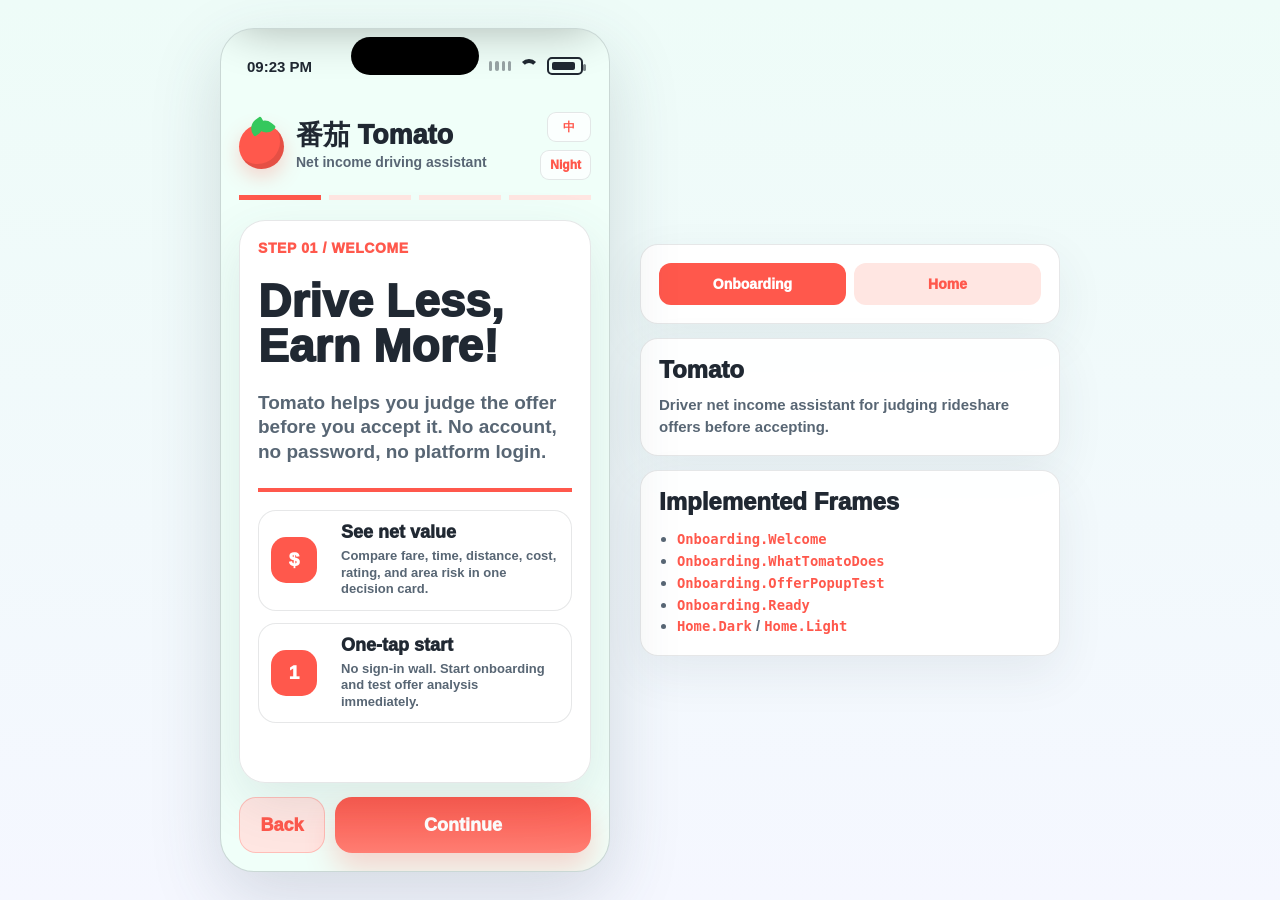
<file: app/index.html>
<!doctype html>
<html lang="en">
<head>
  <meta charset="utf-8" />
  <meta name="viewport" content="width=device-width, initial-scale=1" />
  <title>Tomato</title>
  <link rel="stylesheet" href="./styles.css" />
</head>
<body>
  <main class="app-shell" data-view="onboarding">
    <section class="phone" aria-label="Tomato app preview">
      <header class="status-bar" aria-hidden="true">
        <span id="clock">12:33</span>
        <span class="system-icons">
          <span class="signal"><i></i><i></i><i></i><i></i></span>
          <span class="wifi"></span>
          <span class="battery"></span>
        </span>
      </header>

      <section class="onboarding-view" aria-label="Onboarding">
        <div class="ios-notice" id="iosNotice" aria-live="polite">
          <div class="ios-head">
            <div class="notice-logo" aria-hidden="true"></div>
            <div>
              <div class="notice-app">Tomato</div>
              <strong class="notice-title" data-copy="noticeTitle">Good Offer</strong>
            </div>
            <div class="notice-now" data-copy="now">now</div>
          </div>
          <div class="notice-metrics" data-copy="noticeMetrics">$31/hr · $1.62/mi · 11.5 mi · 26 min</div>
        </div>

        <div class="screen">
          <header class="topbar">
            <div class="tomato-logo" aria-hidden="true"></div>
            <div>
              <span class="brand-title">番茄 Tomato</span>
              <span class="brand-subtitle" data-copy="tagline">Net income driving assistant</span>
            </div>
            <div class="tools">
              <button class="tool-btn" type="button" id="langBtn" aria-label="Toggle language">中</button>
              <button class="tool-btn" type="button" id="modeBtn" aria-label="Toggle night mode">Night</button>
            </div>
          </header>

          <div class="step-progress" aria-label="Onboarding progress">
            <span class="active"></span>
            <span></span>
            <span></span>
            <span></span>
          </div>

          <div class="slides">
            <section class="slide active" data-slide="0" data-design-id="Onboarding.Welcome">
              <div class="panel">
                <div class="eyebrow" data-copy="stepWelcome">Step 01 / Welcome</div>
                <h1 data-copy="welcomeTitle">Drive Less, Earn More!</h1>
                <p class="lead" data-copy="welcomeBody">Tomato helps you judge the offer before you accept it. No account, no password, no platform login.</p>
                <div class="rule"></div>
                <div class="feature-list">
                  <div class="feature">
                    <div class="feature-icon">$</div>
                    <div>
                      <strong data-copy="welcomeOneTitle">See net value</strong>
                      <span data-copy="welcomeOneBody">Compare fare, time, distance, cost, rating, and area risk in one decision card.</span>
                    </div>
                  </div>
                  <div class="feature">
                    <div class="feature-icon">1</div>
                    <div>
                      <strong data-copy="welcomeTwoTitle">One-tap start</strong>
                      <span data-copy="welcomeTwoBody">No sign-in wall. Start onboarding and test offer analysis immediately.</span>
                    </div>
                  </div>
                </div>
              </div>
            </section>

            <section class="slide" data-slide="1" data-design-id="Onboarding.WhatTomatoDoes">
              <div class="panel">
                <div class="eyebrow" data-copy="stepDoes">Step 02 / What Tomato does</div>
                <h1 data-copy="doesTitle">Understand the offer first.</h1>
                <p class="lead" data-copy="doesBody">Tomato combines pay, time, distance, cost, rating, and area risk so you can decide faster.</p>
                <div class="rule"></div>
                <div class="hero-offer">
                  <div class="hero-offer-main">
                    <div>
                      <div class="rec-label" data-copy="recommend">Accept</div>
                      <div class="retained" data-copy="retained">Estimated retained</div>
                      <div class="money">$18.60</div>
                    </div>
                    <div class="metric-stack">
                      <div class="metric-pill"><span data-copy="minutes">Minutes</span><strong>26</strong></div>
                      <div class="metric-pill green"><span data-copy="netHourly">Net hourly</span><strong>$31/hr</strong></div>
                    </div>
                  </div>
                  <div class="risk-grid">
                    <div class="risk" data-copy="riskOne">Leaving downtown</div>
                    <div class="risk" data-copy="riskTwo">Return risk</div>
                  </div>
                  <div class="offer-strength"><span></span></div>
                </div>
              </div>
            </section>

            <section class="slide" data-slide="2" data-design-id="Onboarding.OfferPopupTest">
              <div class="test-panel">
                <div class="offer-sandbox">
                  <div class="map-water"></div>
                  <div class="route-line"></div>
                  <div class="map-pin a">A</div>
                  <div class="map-pin b">B</div>
                  <div class="incoming-offer">
                    <div class="offer-top">
                      <div class="platform" data-copy="platform">uberX</div>
                      <button class="close" type="button" aria-label="Dismiss offer">x</button>
                    </div>
                    <div class="fare" data-offer="fare">$24.80</div>
                    <div class="rating" data-offer="rating">5.00</div>
                    <div class="route-copy" data-offer="route">10 min (3.4 mi)<br>Downtown pickup<br>16 min (8.1 mi)<br>Airport dropoff</div>
                  </div>
                </div>
                <div class="test-controls">
                  <button class="test-main" type="button" id="triggerBtn" data-copy="triggerBtn">Trigger popup</button>
                  <button class="test-secondary" type="button" id="nextOfferBtn" data-copy="nextOfferBtn">Try another offer</button>
                  <div class="log" id="testLog" data-copy="testLog">Offer popup test is ready.</div>
                </div>
              </div>
            </section>

            <section class="slide" data-slide="3" data-design-id="Onboarding.Ready">
              <div class="panel">
                <div class="eyebrow" data-copy="stepReady">Step 04 / Ready</div>
                <h1 data-copy="readyTitle">Ready for night or day.</h1>
                <p class="lead" data-copy="readyBody">Tomato uses the same decision language in light mode and night mode, so it stays readable during late shifts.</p>
                <div class="permission-grid">
                  <div class="permission">
                    <div class="perm-icon">N</div>
                    <div><strong data-copy="permNotice">Notifications</strong><span data-copy="permNoticeBody">Show the verdict while the request is still on screen.</span></div>
                    <div class="switch"><span></span></div>
                  </div>
                  <div class="permission">
                    <div class="perm-icon">O</div>
                    <div><strong data-copy="permOffer">Offer recognition</strong><span data-copy="permOfferBody">Read visible offer details for local estimates.</span></div>
                    <div class="switch"><span></span></div>
                  </div>
                  <div class="permission">
                    <div class="perm-icon">$</div>
                    <div><strong data-copy="permGoal">Income goal</strong><span data-copy="permGoalBody">Classify offers against the hourly target you choose.</span></div>
                    <div class="switch"><span></span></div>
                  </div>
                </div>
              </div>
            </section>
          </div>

          <footer class="onboarding-nav">
            <button class="back" type="button" id="backBtn" data-copy="backBtn">Back</button>
            <button class="next" type="button" id="nextBtn" data-copy="nextBtn">Continue</button>
          </footer>
        </div>
      </section>

      <section class="home-view" aria-label="Home">
        <div class="home-content" data-design-id="Home.Dark.Content">
          <header class="home-topbar" data-design-id="Home.Topbar">
            <div class="gridicon" data-design-id="Home.Topbar.AppIcon"><span></span><span></span><span></span><span></span></div>
            <div class="home-brand" data-design-id="Home.Topbar.Brand">番茄 Tomato</div>
            <button class="home-mode" type="button" id="homeModeBtn" aria-label="Toggle home theme" data-design-id="Home.Topbar.SettingsIcon">☾</button>
          </header>

          <section class="home-card shift" data-design-id="Home.ShiftCard">
            <div class="shift-top" data-design-id="Home.ShiftCard.Header">
              <div>
                <div class="timer" data-design-id="Home.ShiftCard.Timer" id="shiftTimer">04:12:36</div>
                <div class="state" data-design-id="Home.ShiftCard.Status"><span class="dot"></span><span data-home="status">Online</span></div>
              </div>
              <div class="gps" data-design-id="Home.ShiftCard.Gps"><span data-home="gps">GPS recording</span><br>73.6 km</div>
            </div>
            <div class="shift-actions" data-design-id="Home.ShiftCard.Actions">
              <button class="shift-btn online" type="button" data-design-id="Home.ShiftCard.Actions.Online" data-home="online">Online</button>
              <button class="shift-btn" type="button" data-design-id="Home.ShiftCard.Actions.Pause" data-home="pause">Pause</button>
              <button class="shift-btn end" type="button" data-design-id="Home.ShiftCard.Actions.End" data-home="end">End</button>
            </div>
          </section>

          <section class="home-card goal" data-design-id="Home.GoalCard">
            <div>
              <div class="section-title" data-design-id="Home.GoalCard.Title"><span data-home="goalTitle">Shift net income target</span></div>
              <div class="income-label" data-design-id="Home.GoalCard.IncomeLabel" data-home="incomeLabel">Estimated net income</div>
              <div class="income" data-design-id="Home.GoalCard.IncomeValue">$117.60</div>
              <div class="goal-metrics" data-design-id="Home.GoalCard.Metrics">
                <div class="big-metric" data-design-id="Home.GoalCard.Metrics.Target"><strong>$150.00</strong><span data-home="target">Target</span></div>
                <div class="big-metric" data-design-id="Home.GoalCard.Metrics.Remaining"><strong class="left">$32.40</strong><span data-home="remaining">Remaining</span></div>
              </div>
              <div class="ledger" data-design-id="Home.GoalCard.Ledger">
                <div class="row" data-design-id="Home.GoalCard.Ledger.Revenue"><span data-home="revenue">Platform gross</span><span>$139.20</span></div>
                <div class="row" data-design-id="Home.GoalCard.Ledger.Cost"><span data-home="cost">Estimated cost</span><span class="cost">-$21.60</span></div>
              </div>
              <div class="sync" data-design-id="Home.GoalCard.Sync"><span data-home="sync">21:40 synced · GPS cost estimate</span><button type="button" data-design-id="Home.GoalCard.Sync.Button" data-home="syncBtn">Sync</button></div>
            </div>
            <div class="goal-progress" data-design-id="Home.GoalCard.Progress"><div class="fill"></div><span class="pct">78</span></div>
          </section>

          <section class="home-card trip" data-design-id="Home.TripCard">
            <div class="trip-head" data-design-id="Home.TripCard.Header"><span class="trip-title" data-home="tripTitle">Latest offer analysis</span><span class="pace">Target $26/hr · <strong>$31/hr</strong></span></div>
            <div class="trip-main" data-design-id="Home.TripCard.Body">
              <div>
                <div class="rec" data-design-id="Home.TripCard.Recommendation"><span data-home="take">Accept</span><small data-home="push">On pace</small></div>
                <div class="take-label" data-design-id="Home.TripCard.TakeLabel" data-home="takeLabel">Estimated retained</div>
                <div class="take" data-design-id="Home.TripCard.TakeValue">$18.60</div>
                <div class="badges" data-design-id="Home.TripCard.RiskBadges"><span class="badge" data-home="riskA">Return risk</span><span class="badge" data-home="riskB">Leaves downtown</span></div>
              </div>
              <div class="small-grid" data-design-id="Home.TripCard.Metrics">
                <div class="chip" data-design-id="Home.TripCard.Metrics.Offer"><span data-home="offer">Offer</span><strong>$24.80</strong></div>
                <div class="chip" data-design-id="Home.TripCard.Metrics.Cost"><span data-home="tripCost">Cost</span><strong class="cost">-$6.20</strong></div>
                <div class="chip" data-design-id="Home.TripCard.Metrics.Time"><span data-home="time">Time</span><strong>26 min</strong></div>
                <div class="chip" data-design-id="Home.TripCard.Metrics.Rating"><span data-home="rating">Rating</span><strong class="left">4.91</strong></div>
              </div>
            </div>
          </section>
        </div>

        <nav class="tabbar" data-design-id="Home.TabBar">
          <button class="tabitem active" type="button" data-design-id="Home.TabBar.Home"><b>⌂</b><span data-home="tabHome">Home</span></button>
          <button class="tabitem" type="button" data-design-id="Home.TabBar.Records"><b>≡</b><span data-home="tabRecords">Records</span></button>
          <button class="tabitem" type="button" data-design-id="Home.TabBar.Settings"><b>⚙</b><span data-home="tabSettings">Settings</span></button>
        </nav>
      </section>
    </section>

    <aside class="side-panel">
      <div class="view-switch" role="tablist" aria-label="Preview view">
        <button class="active" type="button" data-view-target="onboarding">Onboarding</button>
        <button type="button" data-view-target="home">Home</button>
      </div>
      <section>
        <h2>Tomato</h2>
        <p>Driver net income assistant for judging rideshare offers before accepting.</p>
      </section>
      <section>
        <h2>Implemented Frames</h2>
        <ul>
          <li><code>Onboarding.Welcome</code></li>
          <li><code>Onboarding.WhatTomatoDoes</code></li>
          <li><code>Onboarding.OfferPopupTest</code></li>
          <li><code>Onboarding.Ready</code></li>
          <li><code>Home.Dark</code> / <code>Home.Light</code></li>
        </ul>
      </section>
    </aside>
  </main>

  <script src="./app.js"></script>
</body>
</html>
</file>
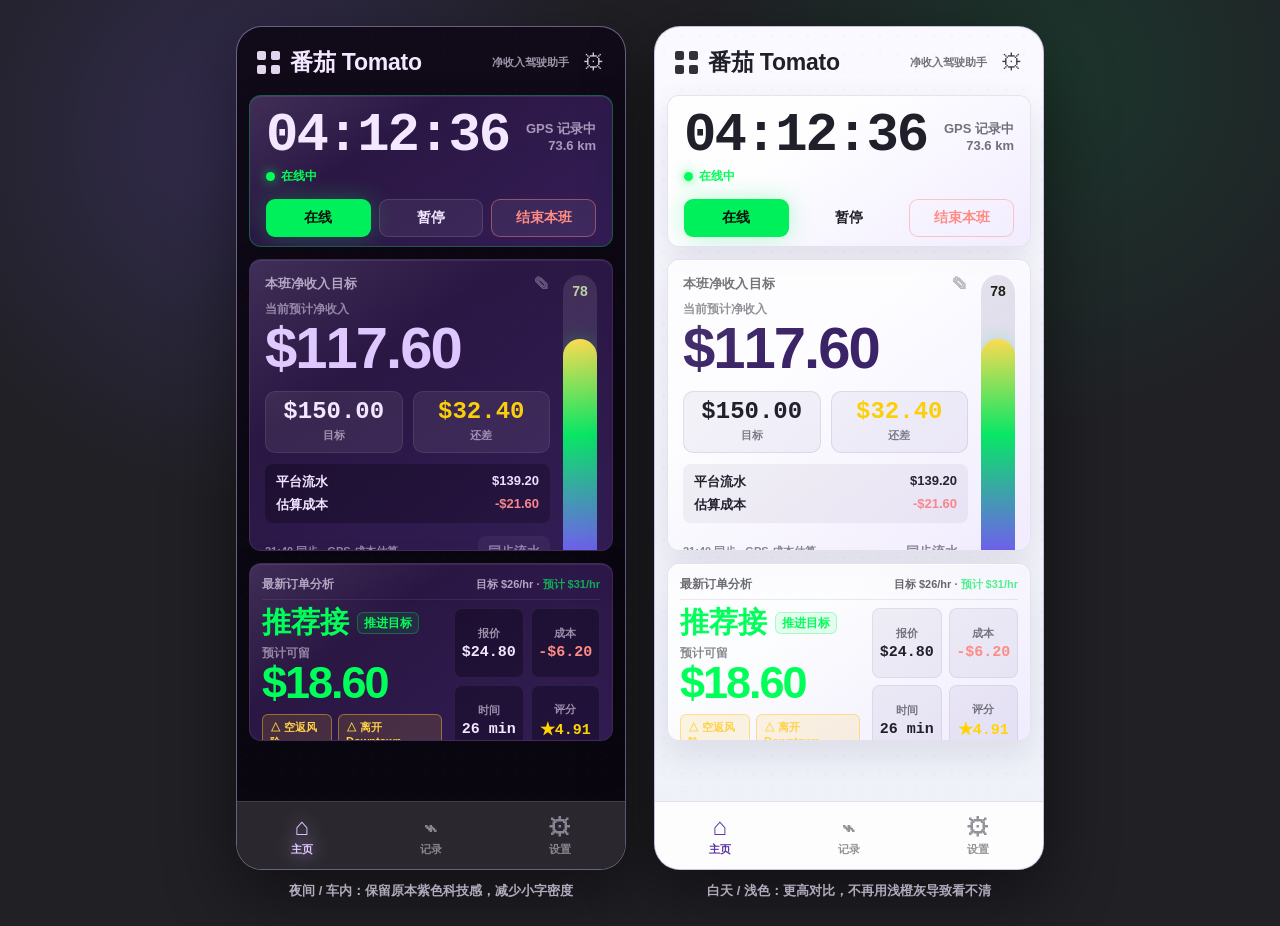
<file: design-mockups/TomatoHome_Proposed_UI_2026-05-31.html>
<!doctype html>
<html lang="zh-CN">
<head>
  <meta charset="utf-8" />
  <meta name="viewport" content="width=device-width, initial-scale=1" />
  <title>Tomato Home Proposed UI</title>
  <style>
    * { box-sizing: border-box; }
    body {
      margin: 0;
      min-height: 100vh;
      display: grid;
      place-items: center;
      background:
        radial-gradient(circle at 20% 15%, rgba(132, 92, 255, .20), transparent 28%),
        radial-gradient(circle at 82% 8%, rgba(0, 214, 98, .12), transparent 26%),
        #202025;
      font-family: -apple-system, BlinkMacSystemFont, "SF Pro Display", "SF Pro Text", "PingFang SC", sans-serif;
      color: #f3e8ff;
    }
    .board {
      display: flex;
      gap: 28px;
      padding: 26px;
      align-items: center;
      justify-content: center;
      flex-wrap: wrap;
    }
    .phone {
      width: 390px;
      height: 844px;
      border-radius: 26px;
      overflow: hidden;
      position: relative;
      border: 1px solid rgba(225, 205, 255, .45);
      box-shadow: 0 24px 70px rgba(0,0,0,.48);
    }
    .phone.dark {
      background:
        linear-gradient(180deg, rgba(16, 11, 25, .96), rgba(10, 7, 16, .98)),
        #100b19;
    }
    .phone.light {
      color: #20202a;
      border-color: rgba(95, 75, 150, .30);
      background:
        linear-gradient(180deg, rgba(250, 249, 255, .96), rgba(238, 241, 248, .98)),
        #f4f5fa;
    }
    .phone::before {
      content: "";
      position: absolute;
      inset: 0;
      background-image: radial-gradient(circle, rgba(255,255,255,.10) 1px, transparent 1px);
      background-size: 18px 18px;
      opacity: .18;
      pointer-events: none;
    }
    .light::before { opacity: .30; background-image: radial-gradient(circle, rgba(67, 54, 105, .13) 1px, transparent 1px); }
    .content {
      position: relative;
      height: 100%;
      display: flex;
      flex-direction: column;
      padding: 14px 12px 86px;
      gap: 12px;
    }
    .topbar {
      height: 42px;
      display: flex;
      align-items: center;
      gap: 10px;
      padding: 0 8px;
    }
    .gridicon {
      width: 23px;
      height: 23px;
      display: grid;
      grid-template-columns: repeat(2, 1fr);
      gap: 5px;
      opacity: .92;
    }
    .gridicon span { border-radius: 2px; background: currentColor; }
    .brand {
      font-size: 23px;
      font-weight: 780;
      letter-spacing: -.2px;
      flex: 1;
    }
    .subtitle {
      font-size: 11px;
      font-weight: 650;
      opacity: .62;
      margin-right: 4px;
      white-space: nowrap;
    }
    .gear { font-size: 22px; opacity: .88; }
    .card {
      border-radius: 12px;
      position: relative;
      overflow: hidden;
      border: 1px solid rgba(233, 218, 255, .11);
      background: rgba(54, 30, 86, .72);
      box-shadow: inset 0 1px 0 rgba(255,255,255,.08), 0 16px 40px rgba(0,0,0,.18);
    }
    .light .card {
      background: rgba(255, 255, 255, .78);
      border-color: rgba(81, 64, 132, .14);
      box-shadow: inset 0 1px 0 rgba(255,255,255,.92), 0 14px 34px rgba(69, 61, 98, .12);
    }
    .card::after {
      content: "";
      position: absolute;
      inset: 0;
      background: linear-gradient(145deg, rgba(255,255,255,.10), transparent 34%, rgba(133,84,255,.10));
      pointer-events: none;
    }
    .shift {
      height: 152px;
      padding: 14px 16px 13px;
      border-color: rgba(0, 255, 88, .30);
    }
    .shift-top {
      display: flex;
      align-items: flex-start;
      justify-content: space-between;
      position: relative;
      z-index: 1;
    }
    .timer {
      font-family: "SF Mono", ui-monospace, monospace;
      font-size: 54px;
      line-height: .95;
      font-weight: 800;
      letter-spacing: -2px;
    }
    .state {
      display: flex;
      align-items: center;
      gap: 6px;
      color: #00ff58;
      font-size: 12px;
      font-weight: 800;
      margin-top: 7px;
    }
    .dot {
      width: 9px;
      height: 9px;
      border-radius: 999px;
      background: #00ff58;
      box-shadow: 0 0 12px rgba(0,255,88,.8);
    }
    .gps {
      font-size: 13px;
      font-weight: 750;
      text-align: right;
      opacity: .62;
      padding-top: 10px;
    }
    .buttons {
      display: grid;
      grid-template-columns: 1fr 1fr 1fr;
      gap: 8px;
      margin-top: 14px;
      position: relative;
      z-index: 1;
    }
    .btn {
      height: 38px;
      border-radius: 9px;
      display: grid;
      place-items: center;
      font-size: 14px;
      font-weight: 820;
      border: 1px solid rgba(255,255,255,.12);
      background: rgba(255,255,255,.06);
    }
    .btn.online { background: #00f05b; color: #06110a; border: 0; box-shadow: 0 0 24px rgba(0,240,91,.28); }
    .btn.end { color: #ff8b85; border-color: rgba(255,139,133,.45); }
    .goal {
      height: 292px;
      padding: 15px 15px 14px;
      display: grid;
      grid-template-columns: 1fr 34px;
      gap: 13px;
    }
    .section-title {
      font-size: 13px;
      font-weight: 760;
      opacity: .66;
      letter-spacing: .1px;
    }
    .edit { opacity: .45; font-size: 16px; float: right; }
    .income-label {
      margin-top: 8px;
      font-size: 12px;
      font-weight: 650;
      opacity: .50;
    }
    .income {
      font-size: 58px;
      line-height: .96;
      font-weight: 820;
      letter-spacing: -2px;
      color: #dfc7ff;
      margin-top: 2px;
    }
    .light .income { color: #3a2366; }
    .goal-metrics {
      display: grid;
      grid-template-columns: 1fr 1fr;
      gap: 10px;
      margin: 15px 0 11px;
    }
    .big-metric {
      height: 62px;
      border-radius: 10px;
      display: flex;
      flex-direction: column;
      align-items: center;
      justify-content: center;
      background: rgba(255,255,255,.07);
      border: 1px solid rgba(255,255,255,.08);
    }
    .light .big-metric { background: rgba(79, 59, 133, .06); border-color: rgba(79, 59, 133, .12); }
    .big-metric strong {
      font-family: "SF Mono", ui-monospace, monospace;
      font-size: 24px;
      line-height: 1;
    }
    .big-metric span {
      font-size: 11px;
      font-weight: 780;
      opacity: .56;
      margin-top: 4px;
    }
    .left { color: #ffd400; }
    .ledger {
      border-radius: 8px;
      background: rgba(12, 5, 25, .43);
      padding: 9px 11px;
      display: grid;
      gap: 5px;
      font-size: 13px;
      font-weight: 780;
    }
    .light .ledger { background: rgba(50, 36, 92, .06); }
    .row { display: flex; justify-content: space-between; }
    .cost { color: #ff8b85; }
    .sync {
      display: flex;
      justify-content: space-between;
      align-items: center;
      margin-top: 13px;
      font-size: 11px;
      font-weight: 700;
      opacity: .52;
    }
    .sync button {
      border: 0;
      border-radius: 8px;
      padding: 7px 10px;
      color: inherit;
      font-weight: 820;
      background: rgba(255,255,255,.10);
    }
    .progress {
      height: 100%;
      border-radius: 999px;
      background: rgba(255,255,255,.10);
      position: relative;
      overflow: hidden;
      display: flex;
      align-items: flex-start;
      justify-content: center;
      padding-top: 8px;
      font-size: 14px;
      font-weight: 850;
    }
    .light .progress { background: rgba(61, 42, 111, .12); }
    .fill {
      position: absolute;
      left: 0; right: 0; bottom: 0;
      height: 78%;
      background: linear-gradient(180deg, #ffe04b, #00f05b 42%, #7d4cff);
      border-radius: inherit;
      box-shadow: 0 0 18px rgba(0,240,91,.28);
    }
    .pct { position: relative; z-index: 2; color: #fff; mix-blend-mode: difference; }
    .trip {
      height: 178px;
      padding: 12px;
    }
    .trip-head {
      display: flex;
      justify-content: space-between;
      align-items: baseline;
      z-index: 1;
      position: relative;
      padding-bottom: 6px;
      border-bottom: 1px solid rgba(255,255,255,.08);
    }
    .light .trip-head { border-color: rgba(64, 48, 104, .10); }
    .trip-title { font-size: 12px; font-weight: 790; opacity: .66; }
    .pace { font-size: 11px; font-weight: 780; opacity: .68; }
    .pace strong { color: #00f05b; }
    .trip-main {
      display: grid;
      grid-template-columns: 1fr 146px;
      gap: 12px;
      position: relative;
      z-index: 1;
      padding-top: 8px;
    }
    .rec {
      color: #00ff58;
      font-size: 29px;
      font-weight: 850;
      line-height: 1;
      display: flex;
      align-items: center;
      gap: 8px;
    }
    .rec small {
      color: inherit;
      font-size: 12px;
      font-weight: 780;
      border: 1px solid rgba(0,255,88,.28);
      background: rgba(0,255,88,.09);
      border-radius: 6px;
      padding: 4px 6px;
    }
    .take-label { margin-top: 8px; font-size: 12px; opacity: .52; font-weight: 650; }
    .take {
      font-size: 45px;
      line-height: .95;
      font-weight: 850;
      letter-spacing: -2px;
      color: #00ff58;
    }
    .badges { display: flex; gap: 6px; margin-top: 9px; }
    .badge {
      color: #ffd146;
      background: rgba(255,194,36,.13);
      border: 1px solid rgba(255,194,36,.45);
      border-radius: 6px;
      padding: 5px 7px;
      font-size: 11px;
      font-weight: 820;
    }
    .small-grid {
      display: grid;
      grid-template-columns: 1fr 1fr;
      gap: 7px;
    }
    .chip {
      min-height: 52px;
      border-radius: 8px;
      background: rgba(5, 2, 12, .34);
      display: flex;
      flex-direction: column;
      align-items: center;
      justify-content: center;
      border: 1px solid rgba(255,255,255,.06);
    }
    .light .chip { background: rgba(57, 42, 96, .06); border-color: rgba(57,42,96,.08); }
    .chip span { font-size: 11px; font-weight: 760; opacity: .58; }
    .chip strong { margin-top: 3px; font-family: "SF Mono", ui-monospace, monospace; font-size: 15px; }
    .tab {
      position: absolute;
      left: 0; right: 0; bottom: 0;
      height: 68px;
      background: rgba(45, 43, 49, .92);
      border-top: 1px solid rgba(255,255,255,.10);
      display: grid;
      grid-template-columns: repeat(3, 1fr);
      align-items: center;
      z-index: 4;
    }
    .light .tab {
      background: rgba(255,255,255,.88);
      border-top-color: rgba(67,54,105,.14);
    }
    .tabitem {
      text-align: center;
      font-size: 11px;
      font-weight: 760;
      opacity: .48;
    }
    .tabitem.active { color: #dfc7ff; opacity: 1; text-shadow: 0 0 18px rgba(207,169,255,.95); }
    .light .tabitem.active { color: #5a35a1; text-shadow: none; }
    .tabitem b { display: block; font-size: 24px; line-height: 1; margin-bottom: 3px; }
    .caption {
      width: 390px;
      text-align: center;
      margin-top: 12px;
      font-size: 13px;
      opacity: .70;
      font-weight: 650;
    }
  </style>
</head>
<body>
  <main class="board">
    <section>
      <div class="phone dark" data-design-id="Home.Dark">
        <div class="content" data-design-id="Home.Dark.Content">
          <div class="topbar" data-design-id="Home.Topbar">
            <div class="gridicon" data-design-id="Home.Topbar.AppIcon"><span></span><span></span><span></span><span></span></div>
            <div class="brand" data-design-id="Home.Topbar.Brand">番茄 Tomato</div>
            <div class="subtitle" data-design-id="Home.Topbar.Subtitle">净收入驾驶助手</div>
            <div class="gear" data-design-id="Home.Topbar.SettingsIcon">⚙</div>
          </div>
          <section class="card shift" data-design-id="Home.ShiftCard">
            <div class="shift-top" data-design-id="Home.ShiftCard.Header">
              <div>
                <div class="timer" data-design-id="Home.ShiftCard.Timer">04:12:36</div>
                <div class="state" data-design-id="Home.ShiftCard.Status"><span class="dot"></span>在线中</div>
              </div>
              <div class="gps" data-design-id="Home.ShiftCard.Gps">GPS 记录中<br>73.6 km</div>
            </div>
            <div class="buttons" data-design-id="Home.ShiftCard.Actions">
              <div class="btn online" data-design-id="Home.ShiftCard.Actions.Online">在线</div>
              <div class="btn" data-design-id="Home.ShiftCard.Actions.Pause">暂停</div>
              <div class="btn end" data-design-id="Home.ShiftCard.Actions.End">结束本班</div>
            </div>
          </section>
          <section class="card goal" data-design-id="Home.GoalCard">
            <div>
              <div class="section-title" data-design-id="Home.GoalCard.Title">本班净收入目标 <span class="edit">✎</span></div>
              <div class="income-label" data-design-id="Home.GoalCard.IncomeLabel">当前预计净收入</div>
              <div class="income" data-design-id="Home.GoalCard.IncomeValue">$117.60</div>
              <div class="goal-metrics" data-design-id="Home.GoalCard.Metrics">
                <div class="big-metric" data-design-id="Home.GoalCard.Metrics.Target"><strong>$150.00</strong><span>目标</span></div>
                <div class="big-metric" data-design-id="Home.GoalCard.Metrics.Remaining"><strong class="left">$32.40</strong><span>还差</span></div>
              </div>
              <div class="ledger" data-design-id="Home.GoalCard.Ledger">
                <div class="row" data-design-id="Home.GoalCard.Ledger.Revenue"><span>平台流水</span><span>$139.20</span></div>
                <div class="row" data-design-id="Home.GoalCard.Ledger.Cost"><span>估算成本</span><span class="cost">-$21.60</span></div>
              </div>
              <div class="sync" data-design-id="Home.GoalCard.Sync"><span>21:40 同步 · GPS 成本估算</span><button data-design-id="Home.GoalCard.Sync.Button">同步流水</button></div>
            </div>
            <div class="progress" data-design-id="Home.GoalCard.Progress"><div class="fill"></div><span class="pct">78</span></div>
          </section>
          <section class="card trip" data-design-id="Home.TripCard">
            <div class="trip-head" data-design-id="Home.TripCard.Header"><span class="trip-title">最新订单分析</span><span class="pace">目标 $26/hr · <strong>预计 $31/hr</strong></span></div>
            <div class="trip-main" data-design-id="Home.TripCard.Body">
              <div>
                <div class="rec" data-design-id="Home.TripCard.Recommendation">推荐接 <small>推进目标</small></div>
                <div class="take-label" data-design-id="Home.TripCard.TakeLabel">预计可留</div>
                <div class="take" data-design-id="Home.TripCard.TakeValue">$18.60</div>
                <div class="badges" data-design-id="Home.TripCard.RiskBadges"><span class="badge">△ 空返风险</span><span class="badge">△ 离开 Downtown</span></div>
              </div>
              <div class="small-grid" data-design-id="Home.TripCard.Metrics">
                <div class="chip" data-design-id="Home.TripCard.Metrics.Offer"><span>报价</span><strong>$24.80</strong></div>
                <div class="chip" data-design-id="Home.TripCard.Metrics.Cost"><span>成本</span><strong class="cost">-$6.20</strong></div>
                <div class="chip" data-design-id="Home.TripCard.Metrics.Time"><span>时间</span><strong>26 min</strong></div>
                <div class="chip" data-design-id="Home.TripCard.Metrics.Rating"><span>评分</span><strong class="left">★4.91</strong></div>
              </div>
            </div>
          </section>
        </div>
        <nav class="tab" data-design-id="Home.TabBar"><div class="tabitem active" data-design-id="Home.TabBar.Home"><b>⌂</b>主页</div><div class="tabitem" data-design-id="Home.TabBar.Records"><b>⌁</b>记录</div><div class="tabitem" data-design-id="Home.TabBar.Settings"><b>⚙</b>设置</div></nav>
      </div>
      <div class="caption">夜间 / 车内：保留原本紫色科技感，减少小字密度</div>
    </section>
    <section>
      <div class="phone light" data-design-id="Home.Light">
        <div class="content" data-design-id="Home.Light.Content">
          <div class="topbar" data-design-id="Home.Topbar">
            <div class="gridicon" data-design-id="Home.Topbar.AppIcon"><span></span><span></span><span></span><span></span></div>
            <div class="brand" data-design-id="Home.Topbar.Brand">番茄 Tomato</div>
            <div class="subtitle" data-design-id="Home.Topbar.Subtitle">净收入驾驶助手</div>
            <div class="gear" data-design-id="Home.Topbar.SettingsIcon">⚙</div>
          </div>
          <section class="card shift" data-design-id="Home.ShiftCard">
            <div class="shift-top" data-design-id="Home.ShiftCard.Header">
              <div>
                <div class="timer" data-design-id="Home.ShiftCard.Timer">04:12:36</div>
                <div class="state" data-design-id="Home.ShiftCard.Status"><span class="dot"></span>在线中</div>
              </div>
              <div class="gps" data-design-id="Home.ShiftCard.Gps">GPS 记录中<br>73.6 km</div>
            </div>
            <div class="buttons" data-design-id="Home.ShiftCard.Actions">
              <div class="btn online" data-design-id="Home.ShiftCard.Actions.Online">在线</div>
              <div class="btn" data-design-id="Home.ShiftCard.Actions.Pause">暂停</div>
              <div class="btn end" data-design-id="Home.ShiftCard.Actions.End">结束本班</div>
            </div>
          </section>
          <section class="card goal" data-design-id="Home.GoalCard">
            <div>
              <div class="section-title" data-design-id="Home.GoalCard.Title">本班净收入目标 <span class="edit">✎</span></div>
              <div class="income-label" data-design-id="Home.GoalCard.IncomeLabel">当前预计净收入</div>
              <div class="income" data-design-id="Home.GoalCard.IncomeValue">$117.60</div>
              <div class="goal-metrics" data-design-id="Home.GoalCard.Metrics">
                <div class="big-metric" data-design-id="Home.GoalCard.Metrics.Target"><strong>$150.00</strong><span>目标</span></div>
                <div class="big-metric" data-design-id="Home.GoalCard.Metrics.Remaining"><strong class="left">$32.40</strong><span>还差</span></div>
              </div>
              <div class="ledger" data-design-id="Home.GoalCard.Ledger">
                <div class="row" data-design-id="Home.GoalCard.Ledger.Revenue"><span>平台流水</span><span>$139.20</span></div>
                <div class="row" data-design-id="Home.GoalCard.Ledger.Cost"><span>估算成本</span><span class="cost">-$21.60</span></div>
              </div>
              <div class="sync" data-design-id="Home.GoalCard.Sync"><span>21:40 同步 · GPS 成本估算</span><button data-design-id="Home.GoalCard.Sync.Button">同步流水</button></div>
            </div>
            <div class="progress" data-design-id="Home.GoalCard.Progress"><div class="fill"></div><span class="pct">78</span></div>
          </section>
          <section class="card trip" data-design-id="Home.TripCard">
            <div class="trip-head" data-design-id="Home.TripCard.Header"><span class="trip-title">最新订单分析</span><span class="pace">目标 $26/hr · <strong>预计 $31/hr</strong></span></div>
            <div class="trip-main" data-design-id="Home.TripCard.Body">
              <div>
                <div class="rec" data-design-id="Home.TripCard.Recommendation">推荐接 <small>推进目标</small></div>
                <div class="take-label" data-design-id="Home.TripCard.TakeLabel">预计可留</div>
                <div class="take" data-design-id="Home.TripCard.TakeValue">$18.60</div>
                <div class="badges" data-design-id="Home.TripCard.RiskBadges"><span class="badge">△ 空返风险</span><span class="badge">△ 离开 Downtown</span></div>
              </div>
              <div class="small-grid" data-design-id="Home.TripCard.Metrics">
                <div class="chip" data-design-id="Home.TripCard.Metrics.Offer"><span>报价</span><strong>$24.80</strong></div>
                <div class="chip" data-design-id="Home.TripCard.Metrics.Cost"><span>成本</span><strong class="cost">-$6.20</strong></div>
                <div class="chip" data-design-id="Home.TripCard.Metrics.Time"><span>时间</span><strong>26 min</strong></div>
                <div class="chip" data-design-id="Home.TripCard.Metrics.Rating"><span>评分</span><strong class="left">★4.91</strong></div>
              </div>
            </div>
          </section>
        </div>
        <nav class="tab" data-design-id="Home.TabBar"><div class="tabitem active" data-design-id="Home.TabBar.Home"><b>⌂</b>主页</div><div class="tabitem" data-design-id="Home.TabBar.Records"><b>⌁</b>记录</div><div class="tabitem" data-design-id="Home.TabBar.Settings"><b>⚙</b>设置</div></nav>
      </div>
      <div class="caption">白天 / 浅色：更高对比，不再用浅橙灰导致看不清</div>
    </section>
  </main>
</body>
</html>
</file>
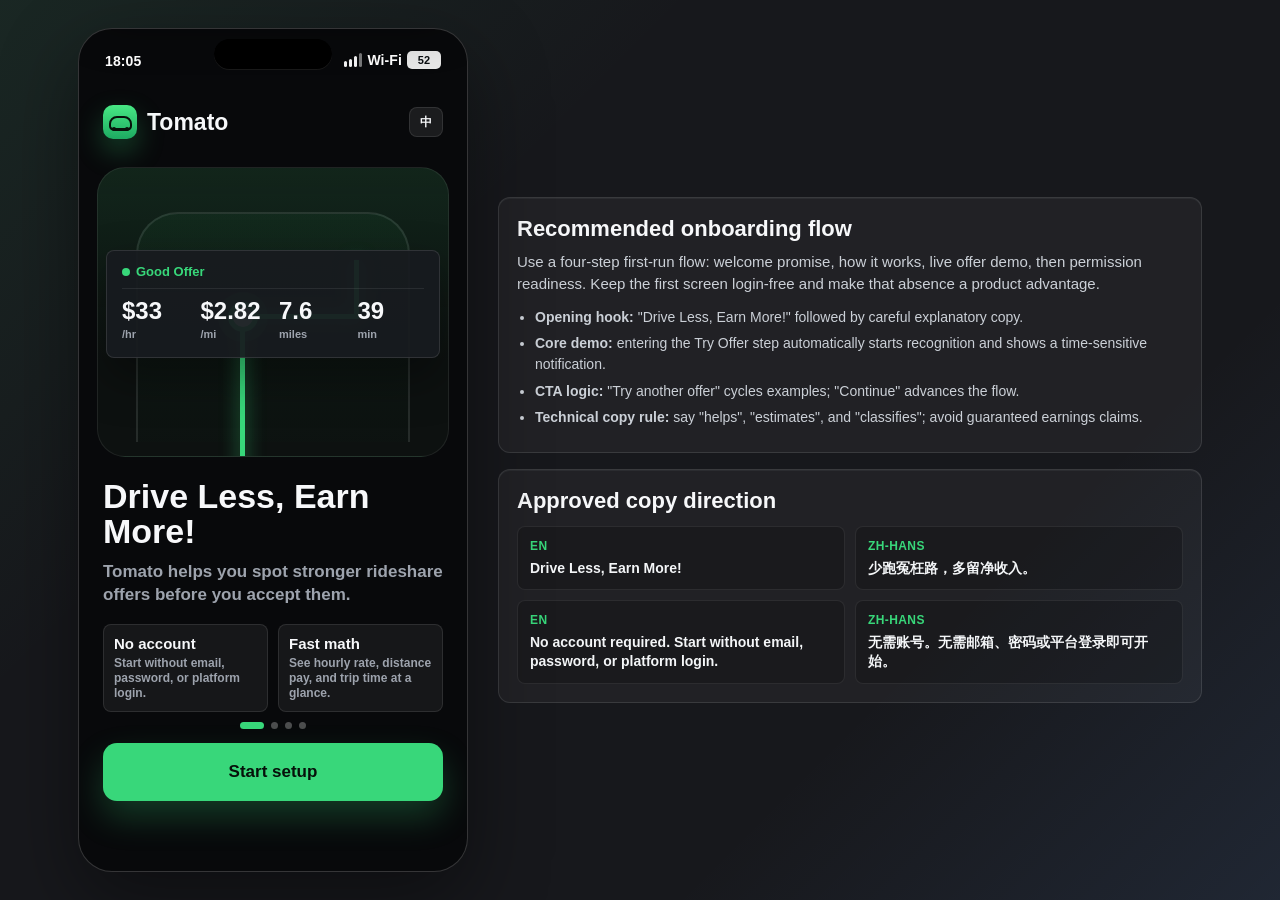
<file: design-mockups/TomatoOnboarding_Proposed_UI_2026-06-07.html>
<!doctype html>
<html lang="en">
<head>
  <meta charset="utf-8" />
  <meta name="viewport" content="width=device-width, initial-scale=1" />
  <title>Tomato Onboarding Proposed UI</title>
  <style>
    * { box-sizing: border-box; }
    :root {
      --bg: #17181c;
      --phone: #08090b;
      --panel: #121417;
      --panel-2: #191c20;
      --line: rgba(255,255,255,.10);
      --line-strong: rgba(255,255,255,.18);
      --text: #f7f8fa;
      --muted: #9da3ad;
      --soft: #cbd0d7;
      --green: #38d77a;
      --green-2: #1daa61;
      --yellow: #f4c84a;
      --red: #ff5e57;
      --blue: #6ea8ff;
      --shadow: 0 28px 80px rgba(0,0,0,.42);
      --radius-phone: 34px;
      --radius-card: 8px;
    }
    body {
      margin: 0;
      min-height: 100vh;
      display: grid;
      place-items: center;
      background:
        linear-gradient(135deg, rgba(56,215,122,.08), transparent 32%),
        linear-gradient(315deg, rgba(110,168,255,.10), transparent 28%),
        var(--bg);
      color: var(--text);
      font-family: -apple-system, BlinkMacSystemFont, "SF Pro Display", "SF Pro Text", "PingFang SC", "Microsoft YaHei", sans-serif;
    }
    button {
      border: 0;
      color: inherit;
      font: inherit;
      cursor: pointer;
      -webkit-tap-highlight-color: transparent;
    }
    .board {
      width: min(1180px, 100%);
      display: grid;
      grid-template-columns: 390px minmax(320px, 1fr);
      gap: 30px;
      align-items: center;
      padding: 28px;
    }
    .phone {
      width: 390px;
      height: 844px;
      position: relative;
      overflow: hidden;
      border-radius: var(--radius-phone);
      border: 1px solid rgba(255,255,255,.18);
      background: var(--phone);
      box-shadow: var(--shadow);
    }
    .phone::before {
      content: "";
      position: absolute;
      left: 50%;
      top: 10px;
      width: 118px;
      height: 31px;
      transform: translateX(-50%);
      border-radius: 999px;
      background: #000;
      z-index: 20;
      box-shadow: inset 0 -1px 0 rgba(255,255,255,.10);
    }
    .status {
      height: 50px;
      display: flex;
      align-items: flex-end;
      justify-content: space-between;
      padding: 0 26px 10px;
      color: #fff;
      font-size: 14px;
      font-weight: 760;
      letter-spacing: .1px;
    }
    .signal {
      display: flex;
      gap: 5px;
      align-items: center;
    }
    .bars {
      display: grid;
      grid-auto-flow: column;
      gap: 2px;
      align-items: end;
      height: 14px;
    }
    .bars span {
      width: 3px;
      border-radius: 2px;
      background: #fff;
      opacity: .95;
    }
    .bars span:nth-child(1) { height: 6px; }
    .bars span:nth-child(2) { height: 8px; }
    .bars span:nth-child(3) { height: 11px; }
    .bars span:nth-child(4) { height: 14px; opacity: .45; }
    .battery {
      min-width: 34px;
      height: 18px;
      border-radius: 5px;
      display: grid;
      place-items: center;
      background: rgba(255,255,255,.90);
      color: #0a0d10;
      font-size: 11px;
      font-weight: 850;
      padding: 0 5px;
    }
    .screen {
      position: absolute;
      inset: 50px 0 0;
      display: flex;
      flex-direction: column;
      padding: 22px 24px 20px;
    }
    .top {
      height: 42px;
      display: flex;
      align-items: center;
      gap: 10px;
      flex: 0 0 auto;
    }
    .app-mark {
      width: 34px;
      height: 34px;
      border-radius: 10px;
      display: grid;
      place-items: center;
      background: linear-gradient(180deg, #48e884, #1daa61);
      color: #07110a;
      box-shadow: 0 12px 28px rgba(56,215,122,.28);
      position: relative;
      overflow: hidden;
    }
    .app-mark::before {
      content: "";
      width: 19px;
      height: 10px;
      border: 2px solid currentColor;
      border-radius: 8px 8px 5px 5px;
      border-bottom-width: 3px;
      transform: translateY(1px);
    }
    .app-mark::after {
      content: "";
      position: absolute;
      width: 4px;
      height: 4px;
      border-radius: 50%;
      background: currentColor;
      box-shadow: 13px 0 0 currentColor;
      top: 22px;
      left: 9px;
    }
    .brand {
      flex: 1;
      font-size: 23px;
      line-height: 1;
      font-weight: 820;
    }
    .lang {
      width: 34px;
      height: 30px;
      border-radius: 8px;
      background: rgba(255,255,255,.08);
      border: 1px solid var(--line);
      font-size: 12px;
      font-weight: 850;
    }
    .slides {
      position: relative;
      flex: 1;
      min-height: 0;
    }
    .slide {
      position: absolute;
      inset: 0;
      display: none;
      padding-top: 20px;
    }
    .slide.active {
      display: flex;
      flex-direction: column;
    }
    .hero-art {
      height: 350px;
      position: relative;
      margin: 4px -6px 0;
      border-radius: 28px;
      overflow: hidden;
      border: 1px solid rgba(255,255,255,.08);
      background:
        linear-gradient(180deg, rgba(56,215,122,.10), transparent 68%),
        #0d1110;
    }
    .route-phone {
      position: absolute;
      inset: 44px 38px 14px;
      border: 2px solid rgba(255,255,255,.10);
      border-bottom: 0;
      border-radius: 42px 42px 0 0;
      background: linear-gradient(180deg, rgba(56,215,122,.05), rgba(56,215,122,.01));
    }
    .route {
      position: absolute;
      inset: 68px 0 0;
    }
    .route-line {
      position: absolute;
      background: var(--green);
      box-shadow: 0 0 18px rgba(56,215,122,.70);
    }
    .route-line.one { left: 142px; top: 78px; width: 5px; height: 170px; }
    .route-line.two { left: 142px; top: 78px; width: 118px; height: 5px; }
    .route-line.three { left: 256px; top: 24px; width: 5px; height: 59px; }
    .route-dot {
      position: absolute;
      left: 130px;
      top: 66px;
      width: 30px;
      height: 30px;
      border-radius: 50%;
      border: 5px solid var(--green);
      background: #dfffea;
      box-shadow: 0 0 0 10px rgba(56,215,122,.18);
    }
    .hero-notice {
      position: absolute;
      left: 8px;
      right: 8px;
      top: 82px;
      min-height: 108px;
      border-radius: 8px;
      background: rgba(24,27,31,.94);
      border: 1px solid rgba(255,255,255,.11);
      box-shadow: 0 20px 46px rgba(0,0,0,.36);
      padding: 13px 15px 12px;
    }
    .notice-title {
      display: flex;
      align-items: center;
      gap: 6px;
      color: var(--green);
      font-size: 13px;
      font-weight: 850;
    }
    .notice-title span {
      width: 8px;
      height: 8px;
      border-radius: 50%;
      background: currentColor;
    }
    .notice-grid {
      display: grid;
      grid-template-columns: repeat(4, 1fr);
      gap: 12px;
      padding-top: 11px;
      border-top: 1px solid rgba(255,255,255,.08);
      margin-top: 9px;
    }
    .notice-grid strong {
      display: block;
      font-size: 24px;
      line-height: .95;
      font-weight: 860;
    }
    .notice-grid span {
      display: block;
      margin-top: 5px;
      color: var(--muted);
      font-size: 11px;
      font-weight: 720;
    }
    h1 {
      margin: 22px 0 0;
      font-size: 34px;
      line-height: 1.04;
      font-weight: 880;
      letter-spacing: 0;
    }
    .lead {
      margin: 12px 0 0;
      color: var(--muted);
      font-size: 17px;
      line-height: 1.34;
      font-weight: 560;
    }
    .proof-row {
      display: grid;
      grid-template-columns: 1fr 1fr;
      gap: 10px;
      margin-top: 17px;
    }
    .proof {
      min-height: 66px;
      border-radius: var(--radius-card);
      background: rgba(255,255,255,.06);
      border: 1px solid var(--line);
      padding: 10px;
    }
    .proof strong {
      display: block;
      font-size: 15px;
      font-weight: 840;
    }
    .proof span {
      display: block;
      margin-top: 4px;
      color: var(--muted);
      font-size: 12px;
      line-height: 1.25;
      font-weight: 650;
    }
    .steps {
      display: grid;
      gap: 10px;
      margin-top: 12px;
    }
    .step {
      min-height: 92px;
      display: grid;
      grid-template-columns: 34px 1fr;
      gap: 12px;
      align-items: start;
      border-radius: var(--radius-card);
      background: var(--panel);
      border: 1px solid var(--line);
      padding: 13px;
    }
    .step-num {
      width: 34px;
      height: 34px;
      display: grid;
      place-items: center;
      border-radius: 50%;
      background: rgba(56,215,122,.14);
      color: var(--green);
      font-size: 14px;
      font-weight: 870;
    }
    .step strong {
      display: block;
      font-size: 17px;
      font-weight: 820;
    }
    .step span {
      display: block;
      margin-top: 5px;
      color: var(--muted);
      font-size: 13px;
      line-height: 1.3;
      font-weight: 570;
    }
    .demo-wrap {
      flex: 1;
      display: flex;
      flex-direction: column;
      min-height: 0;
    }
    .demo-map {
      height: 388px;
      position: relative;
      overflow: hidden;
      border-radius: 24px;
      background:
        linear-gradient(90deg, rgba(255,255,255,.06) 1px, transparent 1px),
        linear-gradient(0deg, rgba(255,255,255,.06) 1px, transparent 1px),
        linear-gradient(155deg, #252b34, #15191f 64%);
      background-size: 42px 42px, 42px 42px, auto;
      border: 1px solid rgba(255,255,255,.10);
      box-shadow: inset 0 1px 0 rgba(255,255,255,.06);
    }
    .map-water {
      position: absolute;
      width: 260px;
      height: 160px;
      right: -45px;
      bottom: -30px;
      border-radius: 55% 45% 0 0;
      background: rgba(83,104,132,.45);
    }
    .map-road {
      position: absolute;
      left: 166px;
      top: 40px;
      width: 8px;
      height: 250px;
      border-radius: 999px;
      background: rgba(255,255,255,.78);
      transform: rotate(-18deg);
      box-shadow: 0 0 0 2px rgba(0,0,0,.14);
    }
    .map-road::before,
    .map-road::after {
      content: "";
      position: absolute;
      width: 8px;
      border-radius: 999px;
      background: rgba(255,255,255,.78);
    }
    .map-road::before {
      height: 150px;
      left: 60px;
      top: -2px;
      transform: rotate(42deg);
      transform-origin: top center;
    }
    .map-road::after {
      height: 110px;
      left: -50px;
      top: 135px;
      transform: rotate(42deg);
      transform-origin: top center;
    }
    .pin {
      position: absolute;
      width: 26px;
      height: 26px;
      border-radius: 50%;
      display: grid;
      place-items: center;
      color: #07110a;
      background: var(--green);
      box-shadow: 0 0 0 8px rgba(56,215,122,.16);
      font-size: 12px;
      font-weight: 880;
    }
    .pin.start { left: 152px; top: 214px; }
    .pin.end { left: 218px; top: 92px; background: var(--blue); color: #08101d; box-shadow: 0 0 0 8px rgba(110,168,255,.16); }
    .offer-card {
      position: absolute;
      left: 22px;
      right: 22px;
      bottom: 26px;
      min-height: 168px;
      border-radius: 12px;
      background: rgba(12,13,15,.94);
      border: 1px solid rgba(255,255,255,.70);
      box-shadow: 0 22px 60px rgba(0,0,0,.46);
      padding: 16px 16px 14px;
    }
    .offer-top {
      display: flex;
      justify-content: space-between;
      align-items: center;
    }
    .platform {
      height: 30px;
      display: inline-flex;
      align-items: center;
      gap: 7px;
      border-radius: 7px;
      background: #e8e9eb;
      color: #121417;
      padding: 0 9px;
      font-size: 17px;
      font-weight: 820;
    }
    .close {
      width: 38px;
      height: 38px;
      display: grid;
      place-items: center;
      border-radius: 8px;
      background: rgba(255,255,255,.10);
      color: #d9dde4;
      font-size: 26px;
      line-height: 1;
    }
    .price {
      margin-top: 11px;
      font-size: 47px;
      line-height: .95;
      font-weight: 870;
      letter-spacing: 0;
    }
    .trip-lines {
      margin-top: 10px;
      padding-top: 10px;
      border-top: 1px solid rgba(255,255,255,.10);
      color: #d4d8de;
      font-size: 15px;
      line-height: 1.35;
      font-weight: 670;
    }
    .rating {
      display: inline-flex;
      align-items: center;
      gap: 5px;
      min-height: 25px;
      border-radius: 7px;
      background: rgba(255,255,255,.14);
      padding: 0 8px;
      color: #e9edf2;
      font-size: 14px;
      font-weight: 800;
    }
    .system-notice {
      position: absolute;
      left: 11px;
      right: 11px;
      top: -126px;
      z-index: 30;
      min-height: 104px;
      border-radius: 22px;
      background: rgba(239,241,244,.94);
      border: 1px solid rgba(255,255,255,.75);
      box-shadow: 0 18px 46px rgba(0,0,0,.36);
      color: #111318;
      padding: 14px 15px 12px;
      transition: top .46s cubic-bezier(.2,.8,.2,1);
    }
    .system-notice.show { top: 44px; }
    .notice-row {
      display: grid;
      grid-template-columns: 40px 1fr auto;
      gap: 10px;
      align-items: center;
    }
    .notice-icon {
      width: 40px;
      height: 40px;
      border-radius: 11px;
      background: var(--green-2);
      display: grid;
      place-items: center;
      color: #06100a;
      position: relative;
    }
    .notice-icon::before {
      content: "";
      width: 22px;
      height: 12px;
      border: 2px solid currentColor;
      border-radius: 8px 8px 5px 5px;
      border-bottom-width: 3px;
    }
    .notice-app {
      color: #6b7078;
      font-size: 12px;
      font-weight: 850;
      text-transform: uppercase;
    }
    .notice-copy {
      display: block;
      margin-top: 1px;
      font-size: 19px;
      line-height: 1.08;
      font-weight: 870;
    }
    .notice-time {
      align-self: start;
      color: #6b7078;
      font-size: 14px;
      font-weight: 650;
    }
    .notice-metrics {
      margin: 8px 0 0 50px;
      color: #181b20;
      font-size: 18px;
      line-height: 1.25;
      font-weight: 620;
      white-space: nowrap;
    }
    .demo-caption {
      margin-top: 14px;
      color: var(--muted);
      font-size: 14px;
      line-height: 1.35;
      font-weight: 570;
    }
    .permission-card {
      margin-top: 12px;
      border-radius: 12px;
      background: var(--panel);
      border: 1px solid var(--line);
      overflow: hidden;
    }
    .permission-row {
      min-height: 76px;
      display: grid;
      grid-template-columns: 42px 1fr auto;
      gap: 12px;
      align-items: center;
      padding: 14px;
      border-bottom: 1px solid var(--line);
    }
    .permission-row:last-child { border-bottom: 0; }
    .perm-icon {
      width: 42px;
      height: 42px;
      display: grid;
      place-items: center;
      border-radius: 10px;
      background: rgba(56,215,122,.14);
      color: var(--green);
      font-size: 18px;
      font-weight: 900;
    }
    .permission-row strong {
      display: block;
      font-size: 16px;
      font-weight: 830;
    }
    .permission-row span {
      display: block;
      margin-top: 4px;
      color: var(--muted);
      font-size: 12px;
      line-height: 1.3;
      font-weight: 570;
    }
    .toggle {
      width: 46px;
      height: 28px;
      border-radius: 999px;
      background: rgba(56,215,122,.24);
      border: 1px solid rgba(56,215,122,.46);
      padding: 2px;
    }
    .toggle span {
      display: block;
      width: 22px;
      height: 22px;
      border-radius: 50%;
      background: var(--green);
      margin-left: 18px;
    }
    .nav {
      flex: 0 0 auto;
      padding-top: 10px;
    }
    .dots {
      display: flex;
      justify-content: center;
      gap: 7px;
      margin: 0 0 14px;
    }
    .dot {
      width: 7px;
      height: 7px;
      border-radius: 999px;
      background: rgba(255,255,255,.28);
    }
    .dot.active {
      width: 24px;
      background: var(--green);
    }
    .actions {
      display: grid;
      gap: 10px;
    }
    .primary,
    .secondary {
      height: 58px;
      display: grid;
      place-items: center;
      border-radius: 14px;
      font-size: 17px;
      font-weight: 860;
    }
    .primary {
      background: var(--green);
      color: #06110a;
      box-shadow: 0 16px 34px rgba(56,215,122,.24);
    }
    .secondary {
      background: rgba(255,255,255,.06);
      border: 1px solid var(--line-strong);
      color: var(--text);
    }
    .ghost {
      height: 40px;
      display: grid;
      place-items: center;
      color: var(--muted);
      background: transparent;
      font-size: 14px;
      font-weight: 760;
    }
    .side {
      min-height: 844px;
      display: flex;
      flex-direction: column;
      justify-content: center;
      gap: 16px;
    }
    .spec {
      border-radius: 12px;
      border: 1px solid rgba(255,255,255,.11);
      background: rgba(255,255,255,.045);
      padding: 18px;
      box-shadow: inset 0 1px 0 rgba(255,255,255,.05);
    }
    .spec h2 {
      margin: 0;
      font-size: 22px;
      line-height: 1.15;
      font-weight: 860;
      letter-spacing: 0;
    }
    .spec p {
      margin: 10px 0 0;
      color: var(--soft);
      font-size: 15px;
      line-height: 1.45;
    }
    .spec ul {
      margin: 12px 0 0;
      padding-left: 18px;
      color: var(--soft);
      font-size: 14px;
      line-height: 1.48;
    }
    .spec li { margin: 6px 0; }
    .copy-table {
      display: grid;
      grid-template-columns: 1fr 1fr;
      gap: 10px;
      margin-top: 12px;
    }
    .copy-cell {
      border-radius: 8px;
      background: rgba(0,0,0,.20);
      border: 1px solid rgba(255,255,255,.08);
      padding: 12px;
    }
    .copy-cell b {
      display: block;
      color: var(--green);
      font-size: 12px;
      text-transform: uppercase;
      letter-spacing: .4px;
    }
    .copy-cell span {
      display: block;
      margin-top: 6px;
      color: #f4f6f8;
      font-size: 14px;
      line-height: 1.35;
      font-weight: 650;
    }
    @media (max-width: 860px) {
      body { place-items: start center; }
      .board {
        grid-template-columns: 1fr;
        justify-items: center;
        padding: 16px;
      }
      .phone {
        width: min(390px, calc(100vw - 24px));
        height: min(844px, calc((100vw - 24px) * 2.164));
        min-height: 720px;
      }
      .side {
        min-height: auto;
        width: min(390px, calc(100vw - 24px));
      }
      .copy-table { grid-template-columns: 1fr; }
    }
  </style>
</head>
<body>
  <main class="board">
    <section class="phone" aria-label="Tomato onboarding prototype">
      <div class="status">
        <span>18:05</span>
        <div class="signal">
          <div class="bars" aria-hidden="true"><span></span><span></span><span></span><span></span></div>
          <span>Wi-Fi</span>
          <span class="battery">52</span>
        </div>
      </div>
      <div class="system-notice" id="systemNotice" aria-live="polite">
        <div class="notice-row">
          <div class="notice-icon" aria-hidden="true"></div>
          <div>
            <div class="notice-app">Tomato</div>
            <strong class="notice-copy" data-copy="noticeTitle">Good Offer</strong>
          </div>
          <div class="notice-time">now</div>
        </div>
        <div class="notice-metrics" data-copy="noticeMetrics">$33/hr · $2.82/mi · 7.6 mi · 39 min</div>
      </div>
      <div class="screen">
        <header class="top">
          <div class="app-mark" aria-hidden="true"></div>
          <div class="brand">Tomato</div>
          <button class="lang" type="button" id="languageToggle" aria-label="Switch language">中</button>
        </header>

        <div class="slides">
          <section class="slide active" data-slide="0" data-design-id="Onboarding.Welcome">
            <div class="hero-art" aria-hidden="true">
              <div class="route-phone"></div>
              <div class="route">
                <div class="route-line one"></div>
                <div class="route-line two"></div>
                <div class="route-line three"></div>
                <div class="route-dot"></div>
              </div>
              <div class="hero-notice">
                <div class="notice-title"><span></span><b data-copy="heroNotice">Good Offer</b></div>
                <div class="notice-grid">
                  <div><strong>$33</strong><span>/hr</span></div>
                  <div><strong>$2.82</strong><span>/mi</span></div>
                  <div><strong>7.6</strong><span>miles</span></div>
                  <div><strong>39</strong><span>min</span></div>
                </div>
              </div>
            </div>
            <h1 data-copy="welcomeTitle">Drive Less, Earn More!</h1>
            <p class="lead" data-copy="welcomeBody">Tomato helps you spot stronger rideshare offers before you accept them.</p>
            <div class="proof-row">
              <div class="proof"><strong data-copy="proofOneTitle">No account</strong><span data-copy="proofOneBody">Start without email, password, or platform login.</span></div>
              <div class="proof"><strong data-copy="proofTwoTitle">Fast math</strong><span data-copy="proofTwoBody">See hourly rate, distance pay, and trip time at a glance.</span></div>
            </div>
          </section>

          <section class="slide" data-slide="1" data-design-id="Onboarding.HowItWorks">
            <h1 data-copy="howTitle">Know the offer before it costs you time.</h1>
            <p class="lead" data-copy="howBody">Tomato turns each incoming offer into a simple accept-or-skip signal.</p>
            <div class="steps">
              <div class="step">
                <div class="step-num">1</div>
                <div><strong data-copy="stepOneTitle">Detect the offer</strong><span data-copy="stepOneBody">When an offer appears, Tomato reads the key numbers needed for a quick decision.</span></div>
              </div>
              <div class="step">
                <div class="step-num">2</div>
                <div><strong data-copy="stepTwoTitle">Estimate real value</strong><span data-copy="stepTwoBody">We compare pay, miles, minutes, and your goal so the math is not on you.</span></div>
              </div>
              <div class="step">
                <div class="step-num">3</div>
                <div><strong data-copy="stepThreeTitle">Notify in time</strong><span data-copy="stepThreeBody">A time-sensitive alert gives you the recommendation while the offer is still actionable.</span></div>
              </div>
            </div>
          </section>

          <section class="slide" data-slide="2" data-design-id="Onboarding.TryOffer">
            <div class="demo-wrap">
              <div class="demo-map">
                <div class="map-water"></div>
                <div class="map-road"></div>
                <div class="pin start">A</div>
                <div class="pin end">B</div>
                <div class="offer-card">
                  <div class="offer-top">
                    <div class="platform" data-copy="platform">uberX</div>
                    <button class="close" type="button" aria-label="Close offer">x</button>
                  </div>
                  <div class="price" data-copy="offerPrice">$33.00</div>
                  <div class="rating" data-copy="rating">5.00</div>
                  <div class="trip-lines" data-copy="offerRoute">17 min (3.1 mi)<br>Downtown pickup<br>22 min (4.5 mi)<br>Airport dropoff</div>
                </div>
              </div>
              <p class="demo-caption" data-copy="tryBody">This preview simulates the real onboarding moment: Tomato starts offer recognition, then displays a notification instead of a static in-app image.</p>
            </div>
          </section>

          <section class="slide" data-slide="3" data-design-id="Onboarding.Ready">
            <h1 data-copy="readyTitle">Ready for your next shift.</h1>
            <p class="lead" data-copy="readyBody">Enable the two signals Tomato needs, then start driving with offer analysis on standby.</p>
            <div class="permission-card">
              <div class="permission-row">
                <div class="perm-icon">N</div>
                <div><strong data-copy="permOneTitle">Notifications</strong><span data-copy="permOneBody">Show the offer verdict while the request is still on screen.</span></div>
                <div class="toggle" aria-hidden="true"><span></span></div>
              </div>
              <div class="permission-row">
                <div class="perm-icon">O</div>
                <div><strong data-copy="permTwoTitle">Offer recognition</strong><span data-copy="permTwoBody">Read visible offer details needed for local earnings estimates.</span></div>
                <div class="toggle" aria-hidden="true"><span></span></div>
              </div>
              <div class="permission-row">
                <div class="perm-icon">$</div>
                <div><strong data-copy="permThreeTitle">Goal setup</strong><span data-copy="permThreeBody">Use your hourly target to classify good, fair, and bad offers.</span></div>
                <div class="toggle" aria-hidden="true"><span></span></div>
              </div>
            </div>
          </section>
        </div>

        <footer class="nav">
          <div class="dots" aria-label="Onboarding progress">
            <span class="dot active"></span><span class="dot"></span><span class="dot"></span><span class="dot"></span>
          </div>
          <div class="actions">
            <button class="secondary" type="button" id="tryOffer" data-copy="tryButton">Try another offer</button>
            <button class="primary" type="button" id="primaryAction" data-copy="primaryButton">Start setup</button>
            <button class="ghost" type="button" id="backAction" data-copy="backButton">Back</button>
          </div>
        </footer>
      </div>
    </section>

    <aside class="side">
      <section class="spec">
        <h2>Recommended onboarding flow</h2>
        <p>Use a four-step first-run flow: welcome promise, how it works, live offer demo, then permission readiness. Keep the first screen login-free and make that absence a product advantage.</p>
        <ul>
          <li><b>Opening hook:</b> "Drive Less, Earn More!" followed by careful explanatory copy.</li>
          <li><b>Core demo:</b> entering the Try Offer step automatically starts recognition and shows a time-sensitive notification.</li>
          <li><b>CTA logic:</b> "Try another offer" cycles examples; "Continue" advances the flow.</li>
          <li><b>Technical copy rule:</b> say "helps", "estimates", and "classifies"; avoid guaranteed earnings claims.</li>
        </ul>
      </section>
      <section class="spec">
        <h2>Approved copy direction</h2>
        <div class="copy-table">
          <div class="copy-cell"><b>EN</b><span>Drive Less, Earn More!</span></div>
          <div class="copy-cell"><b>ZH-HANS</b><span>少跑冤枉路，多留净收入。</span></div>
          <div class="copy-cell"><b>EN</b><span>No account required. Start without email, password, or platform login.</span></div>
          <div class="copy-cell"><b>ZH-HANS</b><span>无需账号。无需邮箱、密码或平台登录即可开始。</span></div>
        </div>
      </section>
    </aside>
  </main>

  <script>
    const offers = [
      {
        verdict: "Good Offer",
        verdictZh: "好订单",
        metrics: "$33/hr · $2.82/mi · 7.6 mi · 39 min",
        metricsZh: "$33/小时 · $2.82/英里 · 7.6 英里 · 39 分钟",
        price: "$33.00",
        rating: "5.00",
        route: "17 min (3.1 mi)<br>Downtown pickup<br>22 min (4.5 mi)<br>Airport dropoff",
        routeZh: "17 分钟 (3.1 英里)<br>市中心上车<br>22 分钟 (4.5 英里)<br>机场下车"
      },
      {
        verdict: "Bad Offer",
        verdictZh: "低效订单",
        metrics: "$15/hr · $0.52/mi · 24.0 mi · 58 min",
        metricsZh: "$15/小时 · $0.52/英里 · 24.0 英里 · 58 分钟",
        price: "$12.50",
        rating: "4.86",
        route: "24 min (10.9 mi)<br>Suburban pickup<br>34 min (13.1 mi)<br>Low-demand dropoff",
        routeZh: "24 分钟 (10.9 英里)<br>郊区上车<br>34 分钟 (13.1 英里)<br>低需求区域下车"
      },
      {
        verdict: "Fair Offer",
        verdictZh: "一般订单",
        metrics: "$24/hr · $1.41/mi · 11.2 mi · 36 min",
        metricsZh: "$24/小时 · $1.41/英里 · 11.2 英里 · 36 分钟",
        price: "$15.80",
        rating: "4.94",
        route: "12 min (2.6 mi)<br>Hotel pickup<br>24 min (8.6 mi)<br>Midtown dropoff",
        routeZh: "12 分钟 (2.6 英里)<br>酒店上车<br>24 分钟 (8.6 英里)<br>城中区下车"
      }
    ];

    const copy = {
      en: {
        heroNotice: "Good Offer",
        welcomeTitle: "Drive Less, Earn More!",
        welcomeBody: "Tomato helps you spot stronger rideshare offers before you accept them.",
        proofOneTitle: "No account",
        proofOneBody: "Start without email, password, or platform login.",
        proofTwoTitle: "Fast math",
        proofTwoBody: "See hourly rate, distance pay, and trip time at a glance.",
        howTitle: "Know the offer before it costs you time.",
        howBody: "Tomato turns each incoming offer into a simple accept-or-skip signal.",
        stepOneTitle: "Detect the offer",
        stepOneBody: "When an offer appears, Tomato reads the key numbers needed for a quick decision.",
        stepTwoTitle: "Estimate real value",
        stepTwoBody: "We compare pay, miles, minutes, and your goal so the math is not on you.",
        stepThreeTitle: "Notify in time",
        stepThreeBody: "A time-sensitive alert gives you the recommendation while the offer is still actionable.",
        platform: "uberX",
        tryBody: "This preview simulates the real onboarding moment: Tomato starts offer recognition, then displays a notification instead of a static in-app image.",
        readyTitle: "Ready for your next shift.",
        readyBody: "Enable the two signals Tomato needs, then start driving with offer analysis on standby.",
        permOneTitle: "Notifications",
        permOneBody: "Show the offer verdict while the request is still on screen.",
        permTwoTitle: "Offer recognition",
        permTwoBody: "Read visible offer details needed for local earnings estimates.",
        permThreeTitle: "Goal setup",
        permThreeBody: "Use your hourly target to classify good, fair, and bad offers.",
        primaryBySlide: ["Start setup", "Continue", "Continue", "Enter Tomato"],
        backButton: "Back",
        tryButton: "Try another offer"
      },
      zh: {
        heroNotice: "好订单",
        welcomeTitle: "Drive Less, Earn More!",
        welcomeBody: "Tomato 帮你在接单前快速识别更值得跑的订单。",
        proofOneTitle: "无需账号",
        proofOneBody: "无需邮箱、密码或平台登录即可开始。",
        proofTwoTitle: "快速算账",
        proofTwoBody: "一眼看懂时薪、每英里收入和订单耗时。",
        howTitle: "在订单消耗时间前，先看清它值不值。",
        howBody: "Tomato 把每个新订单转成清晰的接单或跳过信号。",
        stepOneTitle: "识别订单",
        stepOneBody: "订单出现时，Tomato 读取快速决策所需的关键数字。",
        stepTwoTitle: "估算真实价值",
        stepTwoBody: "我们结合收入、里程、时间和目标，替你完成判断。",
        stepThreeTitle: "及时提醒",
        stepThreeBody: "在订单还可操作时，用时间敏感通知给出建议。",
        platform: "uberX",
        tryBody: "这个预览模拟真实 onboarding 瞬间：Tomato 启动订单识别，然后展示通知，而不是放一张 app 内静态图。",
        readyTitle: "下一班，现在准备好了。",
        readyBody: "开启 Tomato 需要的两个信号，然后带着订单分析上路。",
        permOneTitle: "通知",
        permOneBody: "在订单还显示时，把判断结果推送给你。",
        permTwoTitle: "订单识别",
        permTwoBody: "读取可见订单信息，用于本地净收入估算。",
        permThreeTitle: "目标设置",
        permThreeBody: "根据你的时薪目标分类好、一般和低效订单。",
        primaryBySlide: ["开始设置", "继续", "继续", "进入 Tomato"],
        backButton: "返回",
        tryButton: "再试一个订单"
      }
    };

    const params = new URLSearchParams(window.location.search);
    const requestedSlide = Number(params.get("slide"));
    let slide = Number.isInteger(requestedSlide) ? Math.min(Math.max(requestedSlide, 0), 3) : 0;
    let offerIndex = 0;
    let language = params.get("lang") === "zh" ? "zh" : "en";
    const slideEls = [...document.querySelectorAll(".slide")];
    const dots = [...document.querySelectorAll(".dot")];
    const primary = document.getElementById("primaryAction");
    const back = document.getElementById("backAction");
    const tryOffer = document.getElementById("tryOffer");
    const systemNotice = document.getElementById("systemNotice");
    const languageToggle = document.getElementById("languageToggle");

    function showNotice() {
      systemNotice.classList.remove("show");
      window.setTimeout(() => systemNotice.classList.add("show"), 240);
      window.setTimeout(() => systemNotice.classList.remove("show"), 4200);
    }

    function applyOfferContent() {
      const offer = offers[offerIndex];
      document.querySelector('[data-copy="noticeTitle"]').textContent = language === "zh" ? offer.verdictZh : offer.verdict;
      document.querySelector('[data-copy="noticeMetrics"]').textContent = language === "zh" ? offer.metricsZh : offer.metrics;
      document.querySelector('[data-copy="offerPrice"]').textContent = offer.price;
      document.querySelector('[data-copy="rating"]').textContent = offer.rating;
      document.querySelector('[data-copy="offerRoute"]').innerHTML = language === "zh" ? offer.routeZh : offer.route;
    }

    function renderOffer(next = false) {
      if (next) offerIndex = (offerIndex + 1) % offers.length;
      applyOfferContent();
      showNotice();
    }

    function updateCopy() {
      const dict = copy[language];
      Object.keys(dict).forEach(key => {
        if (key === "primaryBySlide") return;
        const node = document.querySelector(`[data-copy="${key}"]`);
        if (node) node.textContent = dict[key];
      });
      primary.textContent = dict.primaryBySlide[slide];
      languageToggle.textContent = language === "en" ? "中" : "EN";
      applyOfferContent();
    }

    function renderSlide() {
      slideEls.forEach((el, index) => el.classList.toggle("active", index === slide));
      dots.forEach((el, index) => el.classList.toggle("active", index === slide));
      primary.textContent = copy[language].primaryBySlide[slide];
      back.style.visibility = slide === 0 ? "hidden" : "visible";
      tryOffer.style.display = slide === 2 ? "grid" : "none";
      if (slide !== 2) systemNotice.classList.remove("show");
      if (slide === 2) renderOffer(false);
    }

    primary.addEventListener("click", () => {
      slide = Math.min(slide + 1, slideEls.length - 1);
      renderSlide();
    });
    back.addEventListener("click", () => {
      slide = Math.max(slide - 1, 0);
      renderSlide();
    });
    tryOffer.addEventListener("click", () => renderOffer(true));
    languageToggle.addEventListener("click", () => {
      language = language === "en" ? "zh" : "en";
      updateCopy();
      renderSlide();
    });

    updateCopy();
    renderSlide();
  </script>
</body>
</html>
</file>
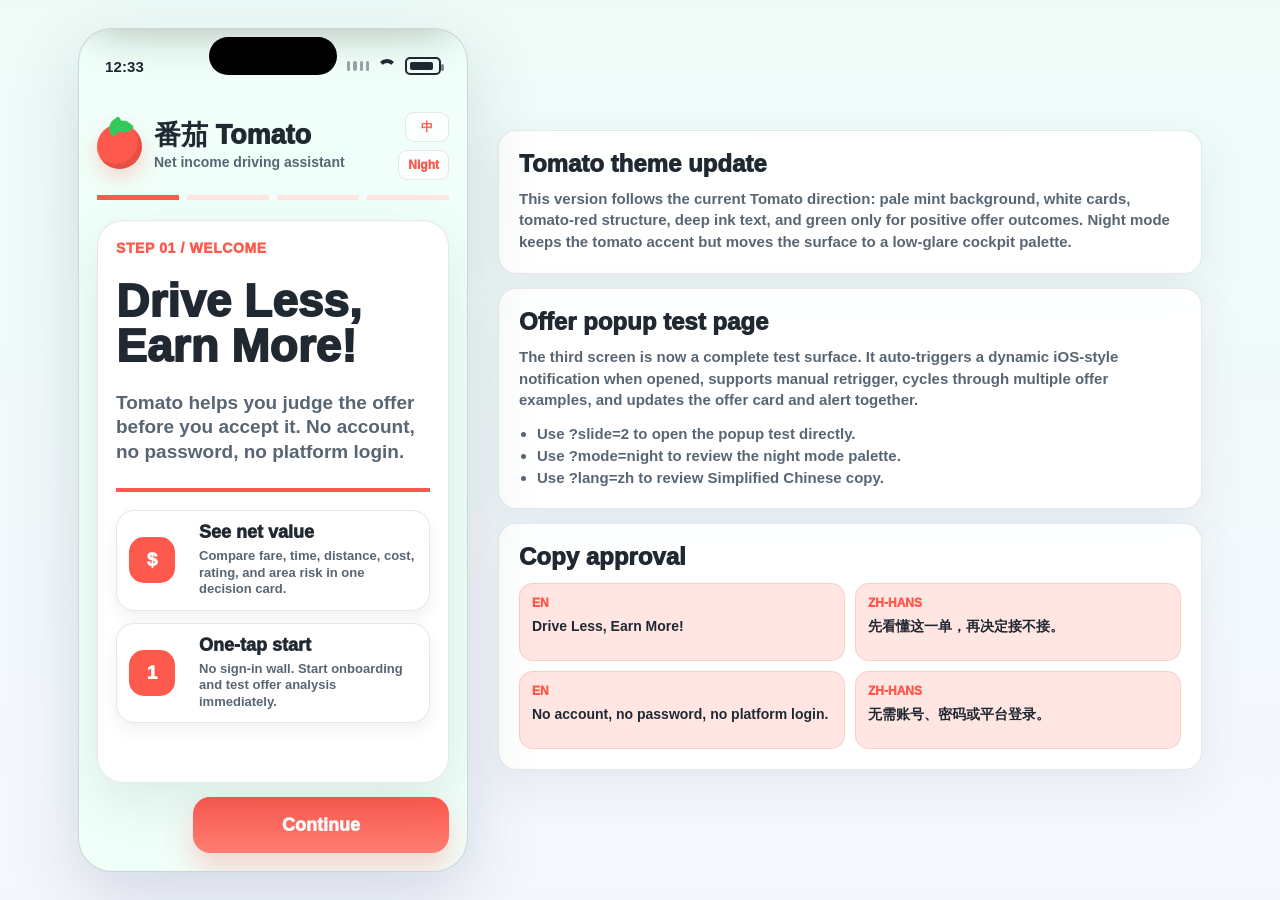
<file: design-mockups/TomatoOnboarding_TomatoTheme_2026-06-07.html>
<!doctype html>
<html lang="en">
<head>
  <meta charset="utf-8" />
  <meta name="viewport" content="width=device-width, initial-scale=1" />
  <title>Tomato Onboarding - Tomato Theme</title>
  <style>
    * { box-sizing: border-box; }
    :root {
      --page: #eefcf8;
      --page-2: #f5f7ff;
      --phone: #f0fff9;
      --card: rgba(255,255,255,.94);
      --card-soft: rgba(255,255,255,.72);
      --ink: #202832;
      --muted: #586674;
      --line: rgba(32,40,50,.11);
      --line-strong: rgba(32,40,50,.18);
      --tomato: #ff584c;
      --tomato-2: #ff7e73;
      --tomato-soft: #ffe6e2;
      --green: #05af4d;
      --green-soft: #dff8eb;
      --mint-line: #a8e7c4;
      --blue: #168aff;
      --warning: #ff4138;
      --shadow: 0 24px 70px rgba(57,75,89,.18);
      --inner-shadow: inset 0 1px 0 rgba(255,255,255,.86);
    }
    body.night {
      --page: #100f14;
      --page-2: #19131a;
      --phone: #111418;
      --card: rgba(27,30,35,.94);
      --card-soft: rgba(35,31,34,.82);
      --ink: #f6f2ee;
      --muted: #a8b0b8;
      --line: rgba(255,255,255,.12);
      --line-strong: rgba(255,255,255,.20);
      --tomato: #ff675c;
      --tomato-2: #ff948b;
      --tomato-soft: rgba(255,88,76,.16);
      --green: #21d66d;
      --green-soft: rgba(33,214,109,.14);
      --mint-line: rgba(33,214,109,.46);
      --blue: #58a6ff;
      --warning: #ff746b;
      --shadow: 0 28px 80px rgba(0,0,0,.52);
      --inner-shadow: inset 0 1px 0 rgba(255,255,255,.08);
    }
    body {
      margin: 0;
      min-height: 100vh;
      display: grid;
      place-items: center;
      background:
        linear-gradient(180deg, var(--page), var(--page-2));
      color: var(--ink);
      font-family: -apple-system, BlinkMacSystemFont, "SF Pro Display", "SF Pro Text", "PingFang SC", "Microsoft YaHei", sans-serif;
    }
    button {
      border: 0;
      color: inherit;
      font: inherit;
      cursor: pointer;
      -webkit-tap-highlight-color: transparent;
    }
    .stage {
      width: min(1180px, 100%);
      display: grid;
      grid-template-columns: 390px minmax(320px, 1fr);
      gap: 30px;
      align-items: center;
      padding: 28px;
    }
    .phone {
      width: 390px;
      height: 844px;
      position: relative;
      overflow: hidden;
      border-radius: 34px;
      background: var(--phone);
      border: 1px solid var(--line-strong);
      box-shadow: var(--shadow);
    }
    .phone::before {
      content: "";
      position: absolute;
      left: 50%;
      top: 8px;
      z-index: 30;
      width: 128px;
      height: 38px;
      border-radius: 999px;
      transform: translateX(-50%);
      background: #000;
    }
    .status {
      height: 56px;
      display: flex;
      align-items: flex-end;
      justify-content: space-between;
      padding: 0 26px 10px;
      font-size: 15px;
      font-weight: 850;
      letter-spacing: .1px;
      color: var(--ink);
    }
    .radio {
      display: flex;
      align-items: center;
      gap: 8px;
    }
    .radio .cells {
      width: 22px;
      height: 10px;
      display: grid;
      grid-template-columns: repeat(4, 1fr);
      gap: 3px;
      opacity: .42;
    }
    .radio .cells span {
      border-radius: 2px;
      background: var(--ink);
    }
    .wifi {
      width: 20px;
      height: 14px;
      border: 4px solid var(--ink);
      border-left-color: transparent;
      border-right-color: transparent;
      border-bottom: 0;
      border-radius: 20px 20px 0 0;
    }
    .battery {
      width: 36px;
      height: 18px;
      border-radius: 5px;
      border: 2px solid var(--ink);
      position: relative;
    }
    .battery::before {
      content: "";
      position: absolute;
      inset: 3px 6px 3px 3px;
      border-radius: 2px;
      background: var(--ink);
    }
    .battery::after {
      content: "";
      position: absolute;
      right: -5px;
      top: 5px;
      width: 3px;
      height: 7px;
      border-radius: 2px;
      background: var(--ink);
      opacity: .55;
    }
    .screen {
      position: absolute;
      inset: 56px 0 0;
      display: flex;
      flex-direction: column;
      padding: 22px 18px 18px;
      min-height: 0;
    }
    .topbar {
      min-height: 78px;
      display: grid;
      grid-template-columns: auto 1fr auto;
      gap: 12px;
      align-items: center;
    }
    .tomato-logo {
      width: 45px;
      height: 45px;
      border-radius: 50%;
      background: var(--tomato);
      position: relative;
      box-shadow: inset -4px -5px 0 rgba(0,0,0,.10), 0 8px 20px rgba(255,88,76,.26);
    }
    .tomato-logo::before,
    .tomato-logo::after {
      content: "";
      position: absolute;
      top: -4px;
      width: 17px;
      height: 13px;
      background: #35c85d;
      border-radius: 11px 2px 11px 2px;
    }
    .tomato-logo::before {
      left: 10px;
      transform: rotate(-38deg);
    }
    .tomato-logo::after {
      right: 10px;
      transform: rotate(38deg);
    }
    .brand-title {
      display: block;
      font-size: 27px;
      line-height: .98;
      font-weight: 920;
      letter-spacing: 0;
      color: var(--ink);
    }
    .brand-subtitle {
      display: block;
      margin-top: 5px;
      color: var(--muted);
      font-size: 14px;
      font-weight: 850;
    }
    .tools {
      display: grid;
      gap: 8px;
      justify-items: end;
    }
    .tool-btn {
      min-width: 44px;
      height: 30px;
      padding: 0 9px;
      display: grid;
      place-items: center;
      border-radius: 9px;
      background: var(--card-soft);
      border: 1px solid var(--line);
      color: var(--tomato);
      font-size: 12px;
      font-weight: 920;
      box-shadow: var(--inner-shadow);
    }
    .progress {
      display: grid;
      grid-template-columns: repeat(4, 1fr);
      gap: 8px;
      margin: 10px 0 20px;
    }
    .progress span {
      height: 5px;
      border-radius: 0;
      background: var(--tomato-soft);
    }
    .progress span.active { background: var(--tomato); }
    .slides {
      position: relative;
      flex: 1;
      min-height: 0;
    }
    .slide {
      position: absolute;
      inset: 0;
      display: none;
      min-height: 0;
    }
    .slide.active {
      display: flex;
      flex-direction: column;
    }
    .panel {
      flex: 1;
      min-height: 0;
      border-radius: 26px;
      border: 1px solid var(--line);
      background: var(--card);
      box-shadow: var(--inner-shadow), 0 20px 54px rgba(66,88,99,.12);
      padding: 20px 18px;
      overflow: hidden;
    }
    body.night .panel { box-shadow: var(--inner-shadow), 0 20px 54px rgba(0,0,0,.28); }
    .eyebrow {
      color: var(--tomato);
      font-size: 14px;
      line-height: 1;
      font-weight: 920;
      letter-spacing: .6px;
      text-transform: uppercase;
    }
    h1 {
      margin: 24px 0 0;
      color: var(--ink);
      font-size: 46px;
      line-height: .98;
      font-weight: 940;
      letter-spacing: 0;
    }
    .lead {
      margin: 22px 0 0;
      color: var(--muted);
      font-size: 19px;
      line-height: 1.28;
      font-weight: 820;
    }
    .rule {
      height: 4px;
      margin: 24px 0 18px;
      background: var(--tomato);
    }
    .hero-offer {
      border-radius: 24px;
      border: 2px solid var(--mint-line);
      background: linear-gradient(135deg, var(--green-soft), rgba(255,255,255,.18));
      padding: 18px;
      min-height: 228px;
    }
    .hero-offer-main {
      display: grid;
      grid-template-columns: 1fr 96px;
      gap: 14px;
    }
    .rec-label {
      color: var(--green);
      font-size: 34px;
      line-height: 1;
      font-weight: 950;
      letter-spacing: 0;
    }
    .retained {
      margin-top: 7px;
      color: var(--muted);
      font-size: 14px;
      font-weight: 900;
    }
    .money {
      margin-top: 10px;
      color: var(--green);
      font-size: 51px;
      line-height: .98;
      font-weight: 950;
      letter-spacing: 0;
      white-space: nowrap;
    }
    .metric-stack {
      display: grid;
      gap: 12px;
    }
    .metric-pill {
      min-height: 60px;
      border-radius: 18px;
      background: var(--card);
      border: 1px solid var(--line);
      box-shadow: 0 8px 18px rgba(32,40,50,.08);
      display: grid;
      place-items: center;
      text-align: center;
      padding: 8px;
    }
    .metric-pill span {
      display: block;
      color: var(--muted);
      font-size: 12px;
      font-weight: 890;
    }
    .metric-pill strong {
      display: block;
      margin-top: 4px;
      color: var(--blue);
      font-size: 25px;
      font-weight: 950;
      line-height: 1;
    }
    .metric-pill.green strong { color: var(--green); font-size: 24px; }
    .risk-grid {
      display: grid;
      grid-template-columns: 1fr 1fr;
      gap: 10px;
      margin-top: 18px;
    }
    .risk {
      min-height: 45px;
      display: grid;
      place-items: center;
      border-radius: 17px;
      border: 1px solid rgba(255,65,56,.35);
      background: rgba(255,88,76,.10);
      color: var(--warning);
      font-size: 16px;
      font-weight: 920;
      text-align: center;
      padding: 0 8px;
    }
    .bar {
      height: 10px;
      margin-top: 18px;
      border-radius: 999px;
      background: rgba(32,40,50,.08);
      overflow: hidden;
    }
    .bar span {
      display: block;
      width: 70%;
      height: 100%;
      border-radius: inherit;
      background: var(--green);
    }
    .slide[data-design-id="Onboarding.WhatTomatoDoes"] h1 {
      margin-top: 18px;
      font-size: 42px;
    }
    .slide[data-design-id="Onboarding.WhatTomatoDoes"] .lead {
      margin-top: 16px;
      font-size: 17px;
      line-height: 1.24;
    }
    .slide[data-design-id="Onboarding.WhatTomatoDoes"] .rule {
      margin: 18px 0 16px;
    }
    .slide[data-design-id="Onboarding.WhatTomatoDoes"] .hero-offer {
      min-height: 204px;
      padding: 16px;
    }
    .slide[data-design-id="Onboarding.WhatTomatoDoes"] .rec-label {
      font-size: 31px;
    }
    .slide[data-design-id="Onboarding.WhatTomatoDoes"] .money {
      font-size: 45px;
    }
    .slide[data-design-id="Onboarding.WhatTomatoDoes"] .metric-pill {
      min-height: 55px;
      border-radius: 16px;
    }
    .slide[data-design-id="Onboarding.WhatTomatoDoes"] .metric-pill strong {
      font-size: 23px;
    }
    .slide[data-design-id="Onboarding.WhatTomatoDoes"] .risk-grid {
      margin-top: 14px;
    }
    .slide[data-design-id="Onboarding.WhatTomatoDoes"] .risk {
      min-height: 40px;
      font-size: 15px;
    }
    .slide[data-design-id="Onboarding.WhatTomatoDoes"] .bar {
      margin-top: 14px;
    }
    .feature-list {
      display: grid;
      gap: 12px;
      margin-top: 18px;
    }
    .slide[data-design-id="Onboarding.Welcome"] .feature-list .feature:nth-child(3) {
      display: none;
    }
    .feature {
      min-height: 78px;
      display: grid;
      grid-template-columns: 56px 1fr;
      gap: 14px;
      align-items: center;
      border-radius: 18px;
      background: var(--card-soft);
      border: 1px solid var(--line);
      padding: 12px;
      box-shadow: 0 8px 18px rgba(32,40,50,.06);
    }
    .feature-icon {
      width: 46px;
      height: 46px;
      border-radius: 15px;
      display: grid;
      place-items: center;
      background: var(--tomato);
      color: #fff;
      font-size: 19px;
      font-weight: 950;
    }
    .feature strong {
      display: block;
      color: var(--ink);
      font-size: 18px;
      line-height: 1.1;
      font-weight: 930;
    }
    .feature span {
      display: block;
      margin-top: 5px;
      color: var(--muted);
      font-size: 13px;
      line-height: 1.28;
      font-weight: 760;
    }
    .test-panel {
      flex: 1;
      min-height: 0;
      display: grid;
      grid-template-rows: 1fr auto;
      gap: 12px;
    }
    .offer-sandbox {
      position: relative;
      overflow: hidden;
      min-height: 0;
      border-radius: 24px;
      border: 1px solid var(--line);
      background:
        linear-gradient(90deg, rgba(91,105,120,.16) 1px, transparent 1px),
        linear-gradient(0deg, rgba(91,105,120,.16) 1px, transparent 1px),
        linear-gradient(150deg, #e7f1f3, #f9fbff 58%);
      background-size: 40px 40px, 40px 40px, auto;
    }
    body.night .offer-sandbox {
      background:
        linear-gradient(90deg, rgba(255,255,255,.07) 1px, transparent 1px),
        linear-gradient(0deg, rgba(255,255,255,.07) 1px, transparent 1px),
        linear-gradient(150deg, #222a34, #14181f 58%);
      background-size: 40px 40px, 40px 40px, auto;
    }
    .map-water {
      position: absolute;
      width: 210px;
      height: 155px;
      right: -34px;
      bottom: -30px;
      border-radius: 65% 35% 0 0;
      background: rgba(103,148,180,.25);
    }
    .route-line {
      position: absolute;
      left: 162px;
      top: 50px;
      width: 8px;
      height: 212px;
      border-radius: 999px;
      background: rgba(255,255,255,.86);
      box-shadow: 0 0 0 2px rgba(0,0,0,.08);
      transform: rotate(12deg);
    }
    .route-line::before,
    .route-line::after {
      content: "";
      position: absolute;
      width: 8px;
      border-radius: 999px;
      background: rgba(255,255,255,.86);
    }
    .route-line::before {
      height: 90px;
      left: 34px;
      top: 6px;
      transform: rotate(54deg);
      transform-origin: top;
    }
    .route-line::after {
      height: 82px;
      left: -40px;
      top: 112px;
      transform: rotate(54deg);
      transform-origin: top;
    }
    .map-pin {
      position: absolute;
      width: 28px;
      height: 28px;
      display: grid;
      place-items: center;
      border-radius: 50%;
      color: #fff;
      background: var(--green);
      font-size: 12px;
      font-weight: 930;
      box-shadow: 0 0 0 8px rgba(5,175,77,.18);
    }
    .map-pin.a { left: 120px; top: 210px; }
    .map-pin.b { right: 94px; top: 86px; background: var(--blue); box-shadow: 0 0 0 8px rgba(22,138,255,.18); }
    .incoming-offer {
      position: absolute;
      left: 22px;
      right: 22px;
      bottom: 22px;
      border-radius: 14px;
      background: rgba(13,15,17,.94);
      color: #f6f6f7;
      border: 1px solid rgba(255,255,255,.72);
      box-shadow: 0 24px 54px rgba(0,0,0,.28);
      padding: 14px;
    }
    .offer-top {
      display: flex;
      justify-content: space-between;
      align-items: center;
    }
    .platform {
      min-height: 29px;
      display: inline-flex;
      align-items: center;
      border-radius: 7px;
      background: #f0f1f2;
      color: #171a1f;
      padding: 0 10px;
      font-size: 16px;
      font-weight: 920;
    }
    .close {
      width: 37px;
      height: 37px;
      display: grid;
      place-items: center;
      border-radius: 9px;
      background: rgba(255,255,255,.10);
      color: #e5e8ec;
      font-size: 27px;
      line-height: 1;
    }
    .fare {
      margin-top: 10px;
      color: #fff;
      font-size: 46px;
      line-height: 1;
      font-weight: 950;
    }
    .rating {
      display: inline-flex;
      align-items: center;
      min-height: 24px;
      margin-top: 6px;
      border-radius: 7px;
      background: rgba(255,255,255,.14);
      color: #f8f8f8;
      padding: 0 8px;
      font-size: 14px;
      font-weight: 850;
    }
    .route-copy {
      margin-top: 9px;
      padding-top: 9px;
      border-top: 1px solid rgba(255,255,255,.11);
      color: #d7dce2;
      font-size: 15px;
      line-height: 1.32;
      font-weight: 760;
    }
    .ios-notice {
      position: absolute;
      left: 10px;
      right: 10px;
      top: -132px;
      z-index: 40;
      min-height: 112px;
      border-radius: 23px;
      background: rgba(242,244,246,.95);
      color: #14171c;
      border: 1px solid rgba(255,255,255,.82);
      box-shadow: 0 20px 48px rgba(0,0,0,.30);
      padding: 14px 14px 12px;
      transition: top .46s cubic-bezier(.2,.8,.2,1);
    }
    .ios-notice.show { top: 44px; }
    .ios-head {
      display: grid;
      grid-template-columns: 42px 1fr auto;
      gap: 10px;
      align-items: center;
    }
    .notice-logo {
      width: 42px;
      height: 42px;
      border-radius: 12px;
      background: var(--tomato);
      position: relative;
    }
    .notice-logo::before {
      content: "";
      position: absolute;
      left: 10px;
      top: 14px;
      width: 22px;
      height: 13px;
      border: 2px solid #fff;
      border-radius: 7px 7px 4px 4px;
      border-bottom-width: 3px;
    }
    .notice-app {
      color: #747b84;
      font-size: 12px;
      line-height: 1;
      font-weight: 880;
      text-transform: uppercase;
    }
    .notice-title {
      display: block;
      margin-top: 3px;
      color: #101318;
      font-size: 20px;
      line-height: 1;
      font-weight: 930;
    }
    .notice-now {
      align-self: start;
      color: #747b84;
      font-size: 14px;
      font-weight: 750;
    }
    .notice-metrics {
      margin: 10px 0 0 52px;
      color: #171b20;
      font-size: 18px;
      line-height: 1.2;
      font-weight: 760;
      white-space: nowrap;
    }
    .test-controls {
      display: grid;
      grid-template-columns: 1fr 1fr;
      gap: 10px;
    }
    .test-controls button {
      min-height: 48px;
      border-radius: 15px;
      font-size: 15px;
      font-weight: 920;
    }
    .test-main {
      background: var(--tomato);
      color: #fff;
      box-shadow: 0 12px 24px rgba(255,88,76,.24);
    }
    .test-secondary {
      background: var(--card);
      border: 1px solid var(--line);
      color: var(--ink);
      box-shadow: var(--inner-shadow);
    }
    .log {
      grid-column: 1 / -1;
      min-height: 36px;
      display: flex;
      align-items: center;
      border-radius: 12px;
      background: var(--tomato-soft);
      color: var(--tomato);
      padding: 0 12px;
      font-size: 12px;
      font-weight: 860;
    }
    .permission-grid {
      display: grid;
      gap: 12px;
      margin-top: 22px;
    }
    .permission {
      min-height: 78px;
      border-radius: 18px;
      display: grid;
      grid-template-columns: 50px 1fr auto;
      gap: 12px;
      align-items: center;
      padding: 12px;
      background: var(--card-soft);
      border: 1px solid var(--line);
    }
    .perm-icon {
      width: 48px;
      height: 48px;
      display: grid;
      place-items: center;
      border-radius: 15px;
      background: var(--tomato);
      color: #fff;
      font-weight: 950;
    }
    .permission strong {
      display: block;
      color: var(--ink);
      font-size: 17px;
      font-weight: 930;
    }
    .permission span {
      display: block;
      margin-top: 5px;
      color: var(--muted);
      font-size: 13px;
      line-height: 1.28;
      font-weight: 760;
    }
    .switch {
      width: 48px;
      height: 29px;
      border-radius: 999px;
      background: var(--green-soft);
      border: 1px solid var(--mint-line);
      padding: 2px;
    }
    .switch span {
      display: block;
      width: 23px;
      height: 23px;
      margin-left: 19px;
      border-radius: 50%;
      background: var(--green);
    }
    .nav {
      flex: 0 0 auto;
      padding-top: 14px;
      display: grid;
      grid-template-columns: auto 1fr;
      gap: 10px;
    }
    .back,
    .next {
      min-height: 56px;
      border-radius: 17px;
      font-size: 18px;
      font-weight: 950;
    }
    .back {
      width: 86px;
      color: var(--tomato);
      background: var(--tomato-soft);
      border: 1px solid rgba(255,88,76,.28);
    }
    .next {
      color: #fff;
      background: linear-gradient(180deg, var(--tomato), var(--tomato-2));
      box-shadow: 0 16px 30px rgba(255,88,76,.25);
    }
    .notes {
      display: grid;
      gap: 14px;
    }
    .note-card {
      border-radius: 18px;
      padding: 20px;
      background: var(--card);
      border: 1px solid var(--line);
      box-shadow: var(--inner-shadow), 0 18px 48px rgba(48,70,82,.08);
    }
    body.night .note-card { box-shadow: var(--inner-shadow), 0 18px 48px rgba(0,0,0,.25); }
    .note-card h2 {
      margin: 0;
      font-size: 24px;
      line-height: 1.12;
      font-weight: 940;
      color: var(--ink);
    }
    .note-card p,
    .note-card li {
      color: var(--muted);
      font-size: 15px;
      line-height: 1.45;
      font-weight: 720;
    }
    .note-card p { margin: 10px 0 0; }
    .note-card ul { margin: 12px 0 0; padding-left: 18px; }
    .mini-grid {
      display: grid;
      grid-template-columns: 1fr 1fr;
      gap: 10px;
      margin-top: 12px;
    }
    .mini {
      min-height: 78px;
      border-radius: 14px;
      padding: 12px;
      background: var(--tomato-soft);
      border: 1px solid rgba(255,88,76,.18);
    }
    .mini b {
      display: block;
      color: var(--tomato);
      font-size: 12px;
      font-weight: 930;
    }
    .mini span {
      display: block;
      margin-top: 7px;
      color: var(--ink);
      font-size: 14px;
      line-height: 1.3;
      font-weight: 840;
    }
    @media (max-width: 880px) {
      body { place-items: start center; }
      .stage {
        grid-template-columns: 1fr;
        justify-items: center;
        padding: 16px;
      }
      .phone {
        width: min(390px, calc(100vw - 24px));
        height: min(844px, calc((100vw - 24px) * 2.164));
        min-height: 740px;
      }
      .notes { width: min(390px, calc(100vw - 24px)); }
      .mini-grid { grid-template-columns: 1fr; }
    }
  </style>
</head>
<body>
  <main class="stage">
    <section class="phone" aria-label="Tomato themed onboarding preview">
      <div class="status">
        <span>12:33</span>
        <span class="radio" aria-hidden="true">
          <span class="cells"><span></span><span></span><span></span><span></span></span>
          <span class="wifi"></span>
          <span class="battery"></span>
        </span>
      </div>
      <div class="ios-notice" id="iosNotice" aria-live="polite">
        <div class="ios-head">
          <div class="notice-logo" aria-hidden="true"></div>
          <div>
            <div class="notice-app">Tomato</div>
            <strong class="notice-title" data-copy="noticeTitle">Good Offer</strong>
          </div>
          <div class="notice-now" data-copy="now">now</div>
        </div>
        <div class="notice-metrics" data-copy="noticeMetrics">$31/hr · $1.62/mi · 11.5 mi · 26 min</div>
      </div>
      <div class="screen">
        <header class="topbar">
          <div class="tomato-logo" aria-hidden="true"></div>
          <div>
            <span class="brand-title">番茄 Tomato</span>
            <span class="brand-subtitle" data-copy="tagline">Net income driving assistant</span>
          </div>
          <div class="tools">
            <button class="tool-btn" type="button" id="langBtn">中</button>
            <button class="tool-btn" type="button" id="modeBtn">Night</button>
          </div>
        </header>
        <div class="progress" aria-label="Onboarding progress">
          <span class="active"></span><span></span><span></span><span></span>
        </div>

        <div class="slides">
          <section class="slide active" data-slide="0" data-design-id="Onboarding.Welcome">
            <div class="panel">
              <div class="eyebrow" data-copy="stepWelcome">Step 01 / Welcome</div>
              <h1 data-copy="welcomeTitle">Drive Less, Earn More!</h1>
              <p class="lead" data-copy="welcomeBody">Tomato helps you judge the offer before you accept it. No account, no password, no platform login.</p>
              <div class="rule"></div>
              <div class="feature-list">
                <div class="feature">
                  <div class="feature-icon">$</div>
                  <div><strong data-copy="welcomeOneTitle">See net value</strong><span data-copy="welcomeOneBody">Compare fare, time, distance, cost, rating, and area risk in one decision card.</span></div>
                </div>
                <div class="feature">
                  <div class="feature-icon">1</div>
                  <div><strong data-copy="welcomeTwoTitle">One-tap start</strong><span data-copy="welcomeTwoBody">No sign-in wall. Start onboarding and test offer analysis immediately.</span></div>
                </div>
                <div class="feature">
                  <div class="feature-icon">N</div>
                  <div><strong data-copy="welcomeThreeTitle">Timely alerts</strong><span data-copy="welcomeThreeBody">Tomato shows the verdict while the offer is still actionable.</span></div>
                </div>
              </div>
            </div>
          </section>

          <section class="slide" data-slide="1" data-design-id="Onboarding.WhatTomatoDoes">
            <div class="panel">
              <div class="eyebrow" data-copy="stepDoes">Step 02 / What Tomato does</div>
              <h1 data-copy="doesTitle">Understand the offer first.</h1>
              <p class="lead" data-copy="doesBody">Tomato does not accept for you. It combines pay, time, distance, cost, rating, and area risk so you can decide faster.</p>
              <div class="rule"></div>
              <div class="hero-offer">
                <div class="hero-offer-main">
                  <div>
                    <div class="rec-label" data-copy="recommend">Accept</div>
                    <div class="retained" data-copy="retained">Estimated retained</div>
                    <div class="money">$18.60</div>
                  </div>
                  <div class="metric-stack">
                    <div class="metric-pill"><span data-copy="minutes">Minutes</span><strong>26</strong></div>
                    <div class="metric-pill green"><span data-copy="netHourly">Net hourly</span><strong>$31/hr</strong></div>
                  </div>
                </div>
                <div class="risk-grid">
                  <div class="risk" data-copy="riskOne">Leaving downtown</div>
                  <div class="risk" data-copy="riskTwo">Return risk</div>
                </div>
                <div class="bar"><span></span></div>
              </div>
            </div>
          </section>

          <section class="slide" data-slide="2" data-design-id="Onboarding.OfferPopupTest">
            <div class="test-panel">
              <div class="offer-sandbox">
                <div class="map-water"></div>
                <div class="route-line"></div>
                <div class="map-pin a">A</div>
                <div class="map-pin b">B</div>
                <div class="incoming-offer">
                  <div class="offer-top">
                    <div class="platform" data-copy="platform">uberX</div>
                    <button class="close" type="button" aria-label="Close">x</button>
                  </div>
                  <div class="fare" data-copy="fare">$24.80</div>
                  <div class="rating" data-copy="rating">5.00</div>
                  <div class="route-copy" data-copy="routeText">10 min (3.4 mi)<br>Downtown pickup<br>16 min (8.1 mi)<br>Airport dropoff</div>
                </div>
              </div>
              <div class="test-controls">
                <button class="test-main" type="button" id="triggerBtn" data-copy="triggerBtn">Trigger popup</button>
                <button class="test-secondary" type="button" id="nextOfferBtn" data-copy="nextOfferBtn">Try another offer</button>
                <div class="log" id="testLog" data-copy="testLog">Offer popup test is ready. Entering this step auto-triggers the first notification.</div>
              </div>
            </div>
          </section>

          <section class="slide" data-slide="3" data-design-id="Onboarding.Ready">
            <div class="panel">
              <div class="eyebrow" data-copy="stepReady">Step 04 / Ready</div>
              <h1 data-copy="readyTitle">Ready for night or day.</h1>
              <p class="lead" data-copy="readyBody">Tomato uses the same decision language in light mode and night mode, so it stays readable during late shifts.</p>
              <div class="permission-grid">
                <div class="permission">
                  <div class="perm-icon">N</div>
                  <div><strong data-copy="permNotice">Notifications</strong><span data-copy="permNoticeBody">Show the verdict while the request is still on screen.</span></div>
                  <div class="switch"><span></span></div>
                </div>
                <div class="permission">
                  <div class="perm-icon">O</div>
                  <div><strong data-copy="permOffer">Offer recognition</strong><span data-copy="permOfferBody">Read visible offer details for local estimates.</span></div>
                  <div class="switch"><span></span></div>
                </div>
                <div class="permission">
                  <div class="perm-icon">$</div>
                  <div><strong data-copy="permGoal">Income goal</strong><span data-copy="permGoalBody">Classify offers against the hourly target you choose.</span></div>
                  <div class="switch"><span></span></div>
                </div>
              </div>
            </div>
          </section>
        </div>

        <footer class="nav">
          <button class="back" type="button" id="backBtn" data-copy="backBtn">Back</button>
          <button class="next" type="button" id="nextBtn" data-copy="nextBtn">Continue</button>
        </footer>
      </div>
    </section>

    <aside class="notes">
      <section class="note-card">
        <h2>Tomato theme update</h2>
        <p>This version follows the current Tomato direction: pale mint background, white cards, tomato-red structure, deep ink text, and green only for positive offer outcomes. Night mode keeps the tomato accent but moves the surface to a low-glare cockpit palette.</p>
      </section>
      <section class="note-card">
        <h2>Offer popup test page</h2>
        <p>The third screen is now a complete test surface. It auto-triggers a dynamic iOS-style notification when opened, supports manual retrigger, cycles through multiple offer examples, and updates the offer card and alert together.</p>
        <ul>
          <li>Use <b>?slide=2</b> to open the popup test directly.</li>
          <li>Use <b>?mode=night</b> to review the night mode palette.</li>
          <li>Use <b>?lang=zh</b> to review Simplified Chinese copy.</li>
        </ul>
      </section>
      <section class="note-card">
        <h2>Copy approval</h2>
        <div class="mini-grid">
          <div class="mini"><b>EN</b><span>Drive Less, Earn More!</span></div>
          <div class="mini"><b>ZH-HANS</b><span>先看懂这一单，再决定接不接。</span></div>
          <div class="mini"><b>EN</b><span>No account, no password, no platform login.</span></div>
          <div class="mini"><b>ZH-HANS</b><span>无需账号、密码或平台登录。</span></div>
        </div>
      </section>
    </aside>
  </main>

  <script>
    const params = new URLSearchParams(window.location.search);
    const slides = [...document.querySelectorAll(".slide")];
    const progress = [...document.querySelectorAll(".progress span")];
    const initialSlide = Number(params.get("slide"));
    let slide = Number.isInteger(initialSlide) ? Math.min(Math.max(initialSlide, 0), slides.length - 1) : 0;
    let lang = params.get("lang") === "zh" ? "zh" : "en";
    let mode = params.get("mode") === "night" ? "night" : "light";
    let offerIndex = 0;

    const offers = [
      {
        verdict: "Good Offer",
        verdictZh: "推荐接",
        metrics: "$31/hr · $1.62/mi · 11.5 mi · 26 min",
        metricsZh: "$31/小时 · $1.62/英里 · 11.5 英里 · 26 分钟",
        fare: "$24.80",
        rating: "5.00",
        route: "10 min (3.4 mi)<br>Downtown pickup<br>16 min (8.1 mi)<br>Airport dropoff",
        routeZh: "10 分钟 (3.4 英里)<br>市中心上车<br>16 分钟 (8.1 英里)<br>机场下车"
      },
      {
        verdict: "Bad Offer",
        verdictZh: "建议跳过",
        metrics: "$15/hr · $0.52/mi · 24.0 mi · 58 min",
        metricsZh: "$15/小时 · $0.52/英里 · 24.0 英里 · 58 分钟",
        fare: "$12.50",
        rating: "4.86",
        route: "24 min (10.9 mi)<br>Suburban pickup<br>34 min (13.1 mi)<br>Low-demand dropoff",
        routeZh: "24 分钟 (10.9 英里)<br>郊区上车<br>34 分钟 (13.1 英里)<br>低需求区域下车"
      },
      {
        verdict: "Fair Offer",
        verdictZh: "一般订单",
        metrics: "$24/hr · $1.41/mi · 11.2 mi · 36 min",
        metricsZh: "$24/小时 · $1.41/英里 · 11.2 英里 · 36 分钟",
        fare: "$18.40",
        rating: "4.94",
        route: "12 min (2.6 mi)<br>Hotel pickup<br>24 min (8.6 mi)<br>Midtown dropoff",
        routeZh: "12 分钟 (2.6 英里)<br>酒店上车<br>24 分钟 (8.6 英里)<br>城中区下车"
      }
    ];

    const copy = {
      en: {
        tagline: "Net income driving assistant",
        stepWelcome: "Step 01 / Welcome",
        welcomeTitle: "Drive Less, Earn More!",
        welcomeBody: "Tomato helps you judge the offer before you accept it. No account, no password, no platform login.",
        welcomeOneTitle: "See net value",
        welcomeOneBody: "Compare fare, time, distance, cost, rating, and area risk in one decision card.",
        welcomeTwoTitle: "One-tap start",
        welcomeTwoBody: "No sign-in wall. Start onboarding and test offer analysis immediately.",
        welcomeThreeTitle: "Timely alerts",
        welcomeThreeBody: "Tomato shows the verdict while the offer is still actionable.",
        stepDoes: "Step 02 / What Tomato does",
        doesTitle: "Understand the offer first.",
        doesBody: "Tomato does not accept for you. It combines pay, time, distance, cost, rating, and area risk so you can decide faster.",
        recommend: "Accept",
        retained: "Estimated retained",
        minutes: "Minutes",
        netHourly: "Net hourly",
        riskOne: "Leaving downtown",
        riskTwo: "Return risk",
        platform: "uberX",
        triggerBtn: "Trigger popup",
        nextOfferBtn: "Try another offer",
        testLog: "Offer popup test is ready. Entering this step auto-triggers the first notification.",
        stepReady: "Step 04 / Ready",
        readyTitle: "Ready for night or day.",
        readyBody: "Tomato uses the same decision language in light mode and night mode, so it stays readable during late shifts.",
        permNotice: "Notifications",
        permNoticeBody: "Show the verdict while the request is still on screen.",
        permOffer: "Offer recognition",
        permOfferBody: "Read visible offer details for local estimates.",
        permGoal: "Income goal",
        permGoalBody: "Classify offers against the hourly target you choose.",
        now: "now",
        backBtn: "Back",
        nextBtn: "Continue",
        doneBtn: "Enter Tomato",
        lightBtn: "Light",
        nightBtn: "Night",
        popupLog: "Notification shown. This is a dynamic popup tied to the current offer.",
        nextLog: "New offer loaded. Notification refreshed with the latest verdict."
      },
      zh: {
        tagline: "净收入驾驶助手",
        stepWelcome: "STEP 01 / WELCOME",
        welcomeTitle: "Drive Less, Earn More!",
        welcomeBody: "Tomato 帮你先判断订单值不值得接。无需账号、密码或平台登录。",
        welcomeOneTitle: "看净收入",
        welcomeOneBody: "把报价、时间、距离、成本、评分和范围风险合成一张决策卡。",
        welcomeTwoTitle: "一键开始",
        welcomeTwoBody: "没有登录墙。进入 onboarding 后可立刻测试订单分析。",
        welcomeThreeTitle: "及时提醒",
        welcomeThreeBody: "在订单还可操作时，Tomato 会显示判断结果。",
        stepDoes: "STEP 02 / WHAT TOMATO DOES",
        doesTitle: "先看懂这一单",
        doesBody: "Tomato 不替你接单。它把报价、时间、距离、成本、评分和范围风险合在一起，告诉你这一单值不值得接。",
        recommend: "推荐接",
        retained: "预计可留",
        minutes: "分钟",
        netHourly: "净时薪",
        riskOne: "离开 Downtown",
        riskTwo: "空返风险",
        platform: "uberX",
        triggerBtn: "触发弹窗",
        nextOfferBtn: "再试一单",
        testLog: "弹窗测试页已准备好。进入本页会自动触发第一条通知。",
        stepReady: "STEP 04 / READY",
        readyTitle: "白天夜晚都能看清。",
        readyBody: "Tomato 在浅色和夜晚模式中使用同一套决策语言，适合晚班低眩光阅读。",
        permNotice: "通知",
        permNoticeBody: "在订单仍显示时，把判断结果推送给你。",
        permOffer: "订单识别",
        permOfferBody: "读取可见订单信息，用于本地估算。",
        permGoal: "收入目标",
        permGoalBody: "根据你的时薪目标分类订单。",
        now: "现在",
        backBtn: "返回",
        nextBtn: "继续",
        doneBtn: "进入 Tomato",
        lightBtn: "日间",
        nightBtn: "夜晚",
        popupLog: "通知已显示。这是和当前订单绑定的动态弹窗。",
        nextLog: "已加载新订单。通知同步刷新为最新判断。"
      }
    };

    const iosNotice = document.getElementById("iosNotice");
    const nextBtn = document.getElementById("nextBtn");
    const backBtn = document.getElementById("backBtn");
    const langBtn = document.getElementById("langBtn");
    const modeBtn = document.getElementById("modeBtn");
    const triggerBtn = document.getElementById("triggerBtn");
    const nextOfferBtn = document.getElementById("nextOfferBtn");
    const testLog = document.getElementById("testLog");

    function setMode(nextMode) {
      mode = nextMode;
      document.body.classList.toggle("night", mode === "night");
      modeBtn.textContent = mode === "night" ? copy[lang].lightBtn : copy[lang].nightBtn;
    }

    function applyCopy() {
      const dict = copy[lang];
      Object.keys(dict).forEach(key => {
        const node = document.querySelector(`[data-copy="${key}"]`);
        if (node) node.textContent = dict[key];
      });
      langBtn.textContent = lang === "en" ? "中" : "EN";
      modeBtn.textContent = mode === "night" ? dict.lightBtn : dict.nightBtn;
      applyOffer();
    }

    function applyOffer() {
      const offer = offers[offerIndex];
      document.querySelector('[data-copy="noticeTitle"]').textContent = lang === "zh" ? offer.verdictZh : offer.verdict;
      document.querySelector('[data-copy="noticeMetrics"]').textContent = lang === "zh" ? offer.metricsZh : offer.metrics;
      document.querySelector('[data-copy="fare"]').textContent = offer.fare;
      document.querySelector('[data-copy="rating"]').textContent = offer.rating;
      document.querySelector('[data-copy="routeText"]').innerHTML = lang === "zh" ? offer.routeZh : offer.route;
    }

    function showPopup(logKey = "popupLog") {
      applyOffer();
      iosNotice.classList.remove("show");
      window.setTimeout(() => iosNotice.classList.add("show"), 120);
      window.setTimeout(() => iosNotice.classList.remove("show"), 4800);
      testLog.textContent = copy[lang][logKey];
      if ("Notification" in window && Notification.permission === "granted") {
        const title = document.querySelector('[data-copy="noticeTitle"]').textContent;
        const body = document.querySelector('[data-copy="noticeMetrics"]').textContent;
        new Notification(title, { body });
      }
    }

    function renderSlide() {
      slides.forEach((el, index) => el.classList.toggle("active", index === slide));
      progress.forEach((el, index) => el.classList.toggle("active", index <= slide));
      backBtn.style.visibility = slide === 0 ? "hidden" : "visible";
      nextBtn.textContent = slide === slides.length - 1 ? copy[lang].doneBtn : copy[lang].nextBtn;
      if (slide !== 2) iosNotice.classList.remove("show");
      if (slide === 2) showPopup();
    }

    nextBtn.addEventListener("click", () => {
      slide = Math.min(slide + 1, slides.length - 1);
      renderSlide();
    });
    backBtn.addEventListener("click", () => {
      slide = Math.max(slide - 1, 0);
      renderSlide();
    });
    langBtn.addEventListener("click", () => {
      lang = lang === "en" ? "zh" : "en";
      applyCopy();
      renderSlide();
    });
    modeBtn.addEventListener("click", () => {
      setMode(mode === "night" ? "light" : "night");
    });
    triggerBtn.addEventListener("click", async () => {
      if ("Notification" in window && Notification.permission === "default") {
        try { await Notification.requestPermission(); } catch (error) {}
      }
      showPopup();
    });
    nextOfferBtn.addEventListener("click", () => {
      offerIndex = (offerIndex + 1) % offers.length;
      showPopup("nextLog");
    });

    setMode(mode);
    applyCopy();
    renderSlide();
  </script>
</body>
</html>
</file>
<file: app/styles.css>
:root {
  color-scheme: light;
  --page: #eefcf8;
  --page-2: #f5f7ff;
  --phone: #f0fff9;
  --card: rgba(255, 255, 255, .94);
  --card-soft: rgba(255, 255, 255, .72);
  --ink: #202832;
  --muted: #586674;
  --line: rgba(32, 40, 50, .11);
  --line-strong: rgba(32, 40, 50, .18);
  --tomato: #ff584c;
  --tomato-2: #ff7e73;
  --tomato-soft: #ffe6e2;
  --green: #05af4d;
  --green-soft: #dff8eb;
  --mint-line: #a8e7c4;
  --blue: #168aff;
  --warning: #ff4138;
  --shadow: 0 24px 70px rgba(57, 75, 89, .18);
  --inner-shadow: inset 0 1px 0 rgba(255, 255, 255, .86);
  --home-bg: #100b19;
  --home-card: rgba(54, 30, 86, .72);
  --home-text: #f3e8ff;
  --home-muted: rgba(243, 232, 255, .64);
}

* {
  box-sizing: border-box;
}

body {
  margin: 0;
  min-height: 100vh;
  background: linear-gradient(180deg, var(--page), var(--page-2));
  color: var(--ink);
  font-family: -apple-system, BlinkMacSystemFont, "SF Pro Display", "SF Pro Text", "PingFang SC", "Microsoft YaHei", sans-serif;
}

body.night {
  color-scheme: dark;
  --page: #100f14;
  --page-2: #19131a;
  --phone: #111418;
  --card: rgba(27, 30, 35, .94);
  --card-soft: rgba(35, 31, 34, .82);
  --ink: #f6f2ee;
  --muted: #a8b0b8;
  --line: rgba(255, 255, 255, .12);
  --line-strong: rgba(255, 255, 255, .20);
  --tomato: #ff675c;
  --tomato-2: #ff948b;
  --tomato-soft: rgba(255, 88, 76, .16);
  --green: #21d66d;
  --green-soft: rgba(33, 214, 109, .14);
  --mint-line: rgba(33, 214, 109, .46);
  --blue: #58a6ff;
  --warning: #ff746b;
  --shadow: 0 28px 80px rgba(0, 0, 0, .52);
  --inner-shadow: inset 0 1px 0 rgba(255, 255, 255, .08);
}

button {
  border: 0;
  color: inherit;
  font: inherit;
  cursor: pointer;
  -webkit-tap-highlight-color: transparent;
}

.app-shell {
  min-height: 100vh;
  display: grid;
  grid-template-columns: 390px minmax(280px, 420px);
  gap: 30px;
  align-items: center;
  justify-content: center;
  padding: 28px;
}

.phone {
  width: 390px;
  height: 844px;
  position: relative;
  overflow: hidden;
  border-radius: 34px;
  background: var(--phone);
  border: 1px solid var(--line-strong);
  box-shadow: var(--shadow);
}

.phone::before {
  content: "";
  position: absolute;
  left: 50%;
  top: 8px;
  z-index: 40;
  width: 128px;
  height: 38px;
  border-radius: 999px;
  transform: translateX(-50%);
  background: #000;
}

.status-bar {
  height: 56px;
  display: flex;
  align-items: flex-end;
  justify-content: space-between;
  padding: 0 26px 10px;
  font-size: 15px;
  font-weight: 850;
  color: var(--ink);
}

.system-icons {
  display: flex;
  align-items: center;
  gap: 8px;
}

.signal {
  width: 22px;
  height: 10px;
  display: grid;
  grid-template-columns: repeat(4, 1fr);
  gap: 3px;
  opacity: .42;
}

.signal i {
  border-radius: 2px;
  background: var(--ink);
}

.wifi {
  width: 20px;
  height: 14px;
  border: 4px solid var(--ink);
  border-left-color: transparent;
  border-right-color: transparent;
  border-bottom: 0;
  border-radius: 20px 20px 0 0;
}

.battery {
  width: 36px;
  height: 18px;
  border-radius: 5px;
  border: 2px solid var(--ink);
  position: relative;
}

.battery::before {
  content: "";
  position: absolute;
  inset: 3px 6px 3px 3px;
  border-radius: 2px;
  background: var(--ink);
}

.battery::after {
  content: "";
  position: absolute;
  right: -5px;
  top: 5px;
  width: 3px;
  height: 7px;
  border-radius: 2px;
  background: var(--ink);
  opacity: .55;
}

.onboarding-view,
.home-view {
  position: absolute;
  inset: 0;
}

.app-shell[data-view="home"] .onboarding-view,
.app-shell[data-view="onboarding"] .home-view {
  display: none;
}

.screen {
  position: absolute;
  inset: 56px 0 0;
  display: flex;
  flex-direction: column;
  padding: 22px 18px 18px;
  min-height: 0;
}

.topbar {
  min-height: 78px;
  display: grid;
  grid-template-columns: auto 1fr auto;
  gap: 12px;
  align-items: center;
}

.tomato-logo {
  width: 45px;
  height: 45px;
  border-radius: 50%;
  background: var(--tomato);
  position: relative;
  box-shadow: inset -4px -5px 0 rgba(0, 0, 0, .10), 0 8px 20px rgba(255, 88, 76, .26);
}

.tomato-logo::before,
.tomato-logo::after {
  content: "";
  position: absolute;
  top: -4px;
  width: 17px;
  height: 13px;
  background: #35c85d;
  border-radius: 11px 2px 11px 2px;
}

.tomato-logo::before {
  left: 10px;
  transform: rotate(-38deg);
}

.tomato-logo::after {
  right: 10px;
  transform: rotate(38deg);
}

.brand-title {
  display: block;
  font-size: 27px;
  line-height: .98;
  font-weight: 920;
  color: var(--ink);
}

.brand-subtitle {
  display: block;
  margin-top: 5px;
  color: var(--muted);
  font-size: 14px;
  font-weight: 850;
}

.tools {
  display: grid;
  gap: 8px;
  justify-items: end;
}

.tool-btn {
  min-width: 44px;
  height: 30px;
  padding: 0 9px;
  display: grid;
  place-items: center;
  border-radius: 9px;
  background: var(--card-soft);
  border: 1px solid var(--line);
  color: var(--tomato);
  font-size: 12px;
  font-weight: 920;
  box-shadow: var(--inner-shadow);
}

.step-progress {
  display: grid;
  grid-template-columns: repeat(4, 1fr);
  gap: 8px;
  margin: 10px 0 20px;
}

.step-progress span {
  height: 5px;
  background: var(--tomato-soft);
}

.step-progress span.active {
  background: var(--tomato);
}

.slides {
  position: relative;
  flex: 1;
  min-height: 0;
}

.slide {
  position: absolute;
  inset: 0;
  display: none;
  min-height: 0;
}

.slide.active {
  display: flex;
  flex-direction: column;
}

.panel {
  flex: 1;
  min-height: 0;
  border-radius: 26px;
  border: 1px solid var(--line);
  background: var(--card);
  box-shadow: var(--inner-shadow), 0 20px 54px rgba(66, 88, 99, .12);
  padding: 20px 18px;
  overflow: hidden;
}

body.night .panel {
  box-shadow: var(--inner-shadow), 0 20px 54px rgba(0, 0, 0, .28);
}

.eyebrow {
  color: var(--tomato);
  font-size: 14px;
  line-height: 1;
  font-weight: 920;
  letter-spacing: .6px;
  text-transform: uppercase;
}

h1 {
  margin: 24px 0 0;
  color: var(--ink);
  font-size: 46px;
  line-height: .98;
  font-weight: 940;
}

.lead {
  margin: 22px 0 0;
  color: var(--muted);
  font-size: 19px;
  line-height: 1.28;
  font-weight: 820;
}

.rule {
  height: 4px;
  margin: 24px 0 18px;
  background: var(--tomato);
}

.feature-list {
  display: grid;
  gap: 12px;
  margin-top: 18px;
}

.feature {
  min-height: 78px;
  display: grid;
  grid-template-columns: 56px 1fr;
  gap: 14px;
  align-items: center;
  border-radius: 18px;
  background: var(--card-soft);
  border: 1px solid var(--line);
  padding: 12px;
}

.feature-icon {
  width: 46px;
  height: 46px;
  border-radius: 15px;
  display: grid;
  place-items: center;
  background: var(--tomato);
  color: #fff;
  font-size: 19px;
  font-weight: 950;
}

.feature strong,
.permission strong {
  display: block;
  color: var(--ink);
  font-size: 18px;
  line-height: 1.1;
  font-weight: 930;
}

.feature span,
.permission span {
  display: block;
  margin-top: 5px;
  color: var(--muted);
  font-size: 13px;
  line-height: 1.28;
  font-weight: 760;
}

.hero-offer {
  border-radius: 24px;
  border: 2px solid var(--mint-line);
  background: linear-gradient(135deg, var(--green-soft), rgba(255, 255, 255, .18));
  padding: 16px;
  min-height: 204px;
}

.hero-offer-main {
  display: grid;
  grid-template-columns: 1fr 96px;
  gap: 14px;
}

.rec-label {
  color: var(--green);
  font-size: 31px;
  line-height: 1;
  font-weight: 950;
}

.retained {
  margin-top: 7px;
  color: var(--muted);
  font-size: 14px;
  font-weight: 900;
}

.money {
  margin-top: 10px;
  color: var(--green);
  font-size: 45px;
  line-height: .98;
  font-weight: 950;
  white-space: nowrap;
}

.metric-stack,
.permission-grid {
  display: grid;
  gap: 12px;
}

.metric-pill {
  min-height: 55px;
  border-radius: 16px;
  background: var(--card);
  border: 1px solid var(--line);
  display: grid;
  place-items: center;
  text-align: center;
  padding: 8px;
}

.metric-pill span {
  display: block;
  color: var(--muted);
  font-size: 12px;
  font-weight: 890;
}

.metric-pill strong {
  display: block;
  margin-top: 4px;
  color: var(--blue);
  font-size: 23px;
  font-weight: 950;
  line-height: 1;
}

.metric-pill.green strong {
  color: var(--green);
}

.risk-grid {
  display: grid;
  grid-template-columns: 1fr 1fr;
  gap: 10px;
  margin-top: 14px;
}

.risk {
  min-height: 40px;
  display: grid;
  place-items: center;
  border-radius: 17px;
  border: 1px solid rgba(255, 65, 56, .35);
  background: rgba(255, 88, 76, .10);
  color: var(--warning);
  font-size: 15px;
  font-weight: 920;
  text-align: center;
  padding: 0 8px;
}

.offer-strength {
  height: 10px;
  margin-top: 14px;
  border-radius: 999px;
  background: rgba(32, 40, 50, .08);
  overflow: hidden;
}

.offer-strength span {
  display: block;
  width: 70%;
  height: 100%;
  border-radius: inherit;
  background: var(--green);
}

.test-panel {
  flex: 1;
  min-height: 0;
  display: grid;
  grid-template-rows: 1fr auto;
  gap: 12px;
}

.offer-sandbox {
  position: relative;
  overflow: hidden;
  min-height: 0;
  border-radius: 24px;
  border: 1px solid var(--line);
  background:
    linear-gradient(90deg, rgba(91, 105, 120, .16) 1px, transparent 1px),
    linear-gradient(0deg, rgba(91, 105, 120, .16) 1px, transparent 1px),
    linear-gradient(150deg, #e7f1f3, #f9fbff 58%);
  background-size: 40px 40px, 40px 40px, auto;
}

body.night .offer-sandbox {
  background:
    linear-gradient(90deg, rgba(255, 255, 255, .07) 1px, transparent 1px),
    linear-gradient(0deg, rgba(255, 255, 255, .07) 1px, transparent 1px),
    linear-gradient(150deg, #222a34, #14181f 58%);
  background-size: 40px 40px, 40px 40px, auto;
}

.map-water {
  position: absolute;
  width: 210px;
  height: 155px;
  right: -34px;
  bottom: -30px;
  border-radius: 65% 35% 0 0;
  background: rgba(103, 148, 180, .25);
}

.route-line {
  position: absolute;
  left: 162px;
  top: 50px;
  width: 8px;
  height: 212px;
  border-radius: 999px;
  background: rgba(255, 255, 255, .86);
  box-shadow: 0 0 0 2px rgba(0, 0, 0, .08);
  transform: rotate(12deg);
}

.route-line::before,
.route-line::after {
  content: "";
  position: absolute;
  width: 8px;
  border-radius: 999px;
  background: rgba(255, 255, 255, .86);
}

.route-line::before {
  height: 90px;
  left: 34px;
  top: 6px;
  transform: rotate(54deg);
  transform-origin: top;
}

.route-line::after {
  height: 82px;
  left: -40px;
  top: 112px;
  transform: rotate(54deg);
  transform-origin: top;
}

.map-pin {
  position: absolute;
  width: 28px;
  height: 28px;
  display: grid;
  place-items: center;
  border-radius: 50%;
  color: #fff;
  background: var(--green);
  font-size: 12px;
  font-weight: 930;
  box-shadow: 0 0 0 8px rgba(5, 175, 77, .18);
}

.map-pin.a {
  left: 120px;
  top: 210px;
}

.map-pin.b {
  right: 94px;
  top: 86px;
  background: var(--blue);
  box-shadow: 0 0 0 8px rgba(22, 138, 255, .18);
}

.incoming-offer {
  position: absolute;
  left: 22px;
  right: 22px;
  bottom: 22px;
  border-radius: 14px;
  background: rgba(13, 15, 17, .94);
  color: #f6f6f7;
  border: 1px solid rgba(255, 255, 255, .72);
  box-shadow: 0 24px 54px rgba(0, 0, 0, .28);
  padding: 14px;
}

.offer-top {
  display: flex;
  justify-content: space-between;
  align-items: center;
}

.platform {
  min-height: 29px;
  display: inline-flex;
  align-items: center;
  border-radius: 7px;
  background: #f0f1f2;
  color: #171a1f;
  padding: 0 10px;
  font-size: 16px;
  font-weight: 920;
}

.close {
  width: 37px;
  height: 37px;
  display: grid;
  place-items: center;
  border-radius: 9px;
  background: rgba(255, 255, 255, .10);
  color: #e5e8ec;
  font-size: 27px;
  line-height: 1;
}

.fare {
  margin-top: 10px;
  color: #fff;
  font-size: 46px;
  line-height: 1;
  font-weight: 950;
}

.rating {
  display: inline-flex;
  align-items: center;
  min-height: 24px;
  margin-top: 6px;
  border-radius: 7px;
  background: rgba(255, 255, 255, .14);
  color: #f8f8f8;
  padding: 0 8px;
  font-size: 14px;
  font-weight: 850;
}

.route-copy {
  margin-top: 9px;
  padding-top: 9px;
  border-top: 1px solid rgba(255, 255, 255, .11);
  color: #d7dce2;
  font-size: 15px;
  line-height: 1.32;
  font-weight: 760;
}

.ios-notice {
  position: absolute;
  left: 10px;
  right: 10px;
  top: -132px;
  z-index: 35;
  min-height: 112px;
  border-radius: 23px;
  background: rgba(242, 244, 246, .95);
  color: #14171c;
  border: 1px solid rgba(255, 255, 255, .82);
  box-shadow: 0 20px 48px rgba(0, 0, 0, .30);
  padding: 14px 14px 12px;
  transition: top .46s cubic-bezier(.2, .8, .2, 1);
}

.ios-notice.show {
  top: 44px;
}

.ios-head {
  display: grid;
  grid-template-columns: 42px 1fr auto;
  gap: 10px;
  align-items: center;
}

.notice-logo {
  width: 42px;
  height: 42px;
  border-radius: 12px;
  background: var(--tomato);
  position: relative;
}

.notice-logo::before {
  content: "";
  position: absolute;
  left: 10px;
  top: 14px;
  width: 22px;
  height: 13px;
  border: 2px solid #fff;
  border-radius: 7px 7px 4px 4px;
  border-bottom-width: 3px;
}

.notice-app {
  color: #747b84;
  font-size: 12px;
  line-height: 1;
  font-weight: 880;
  text-transform: uppercase;
}

.notice-title {
  display: block;
  margin-top: 3px;
  color: #101318;
  font-size: 20px;
  line-height: 1;
  font-weight: 930;
}

.notice-now {
  align-self: start;
  color: #747b84;
  font-size: 14px;
  font-weight: 750;
}

.notice-metrics {
  margin: 10px 0 0 52px;
  color: #171b20;
  font-size: 18px;
  line-height: 1.2;
  font-weight: 760;
  white-space: nowrap;
}

.test-controls {
  display: grid;
  grid-template-columns: 1fr 1fr;
  gap: 10px;
}

.test-controls button {
  min-height: 48px;
  border-radius: 15px;
  font-size: 15px;
  font-weight: 920;
}

.test-main {
  background: var(--tomato);
  color: #fff;
  box-shadow: 0 12px 24px rgba(255, 88, 76, .24);
}

.test-secondary {
  background: var(--card);
  border: 1px solid var(--line);
  color: var(--ink);
  box-shadow: var(--inner-shadow);
}

.log {
  grid-column: 1 / -1;
  min-height: 36px;
  display: flex;
  align-items: center;
  border-radius: 12px;
  background: var(--tomato-soft);
  color: var(--tomato);
  padding: 0 12px;
  font-size: 12px;
  font-weight: 860;
}

.permission-grid {
  margin-top: 22px;
}

.permission {
  min-height: 78px;
  border-radius: 18px;
  display: grid;
  grid-template-columns: 50px 1fr auto;
  gap: 12px;
  align-items: center;
  padding: 12px;
  background: var(--card-soft);
  border: 1px solid var(--line);
}

.perm-icon {
  width: 48px;
  height: 48px;
  display: grid;
  place-items: center;
  border-radius: 15px;
  background: var(--tomato);
  color: #fff;
  font-weight: 950;
}

.switch {
  width: 48px;
  height: 29px;
  border-radius: 999px;
  background: var(--green-soft);
  border: 1px solid var(--mint-line);
  padding: 2px;
}

.switch span {
  width: 23px;
  height: 23px;
  margin-left: 19px;
  border-radius: 50%;
  background: var(--green);
}

.onboarding-nav {
  flex: 0 0 auto;
  padding-top: 14px;
  display: grid;
  grid-template-columns: auto 1fr;
  gap: 10px;
}

.back,
.next {
  min-height: 56px;
  border-radius: 17px;
  font-size: 18px;
  font-weight: 950;
}

.back {
  width: 86px;
  color: var(--tomato);
  background: var(--tomato-soft);
  border: 1px solid rgba(255, 88, 76, .28);
}

.next {
  color: #fff;
  background: linear-gradient(180deg, var(--tomato), var(--tomato-2));
  box-shadow: 0 16px 30px rgba(255, 88, 76, .25);
}

.home-view {
  background: var(--home-bg);
  color: var(--home-text);
}

.home-view.light {
  --home-bg: #f4f5fa;
  --home-card: rgba(255, 255, 255, .82);
  --home-text: #20202a;
  --home-muted: rgba(32, 32, 42, .60);
}

.home-content {
  position: relative;
  height: 100%;
  display: flex;
  flex-direction: column;
  padding: 62px 12px 76px;
  gap: 12px;
}

.home-topbar {
  height: 42px;
  display: flex;
  align-items: center;
  gap: 10px;
  padding: 0 8px;
}

.gridicon {
  width: 23px;
  height: 23px;
  display: grid;
  grid-template-columns: repeat(2, 1fr);
  gap: 5px;
  opacity: .92;
}

.gridicon span {
  border-radius: 2px;
  background: currentColor;
}

.home-brand {
  flex: 1;
  font-size: 23px;
  font-weight: 780;
}

.home-mode {
  width: 38px;
  height: 34px;
  border-radius: 9px;
  background: rgba(255, 255, 255, .10);
  color: inherit;
  font-weight: 900;
}

.home-view.light .home-mode {
  background: rgba(83, 65, 137, .08);
}

.home-card {
  border-radius: 12px;
  position: relative;
  overflow: hidden;
  border: 1px solid rgba(233, 218, 255, .11);
  background: var(--home-card);
  box-shadow: inset 0 1px 0 rgba(255, 255, 255, .08), 0 16px 40px rgba(0, 0, 0, .18);
}

.home-view.light .home-card {
  border-color: rgba(81, 64, 132, .14);
  box-shadow: inset 0 1px 0 rgba(255, 255, 255, .92), 0 14px 34px rgba(69, 61, 98, .12);
}

.shift {
  height: 152px;
  padding: 14px 16px 13px;
  border-color: rgba(0, 255, 88, .30);
}

.shift-top {
  display: flex;
  align-items: flex-start;
  justify-content: space-between;
}

.timer {
  font-family: "SF Mono", ui-monospace, monospace;
  font-size: 54px;
  line-height: .95;
  font-weight: 800;
  letter-spacing: -2px;
}

.state {
  display: flex;
  align-items: center;
  gap: 6px;
  color: #00ff58;
  font-size: 12px;
  font-weight: 800;
  margin-top: 7px;
}

.dot {
  width: 9px;
  height: 9px;
  border-radius: 999px;
  background: #00ff58;
  box-shadow: 0 0 12px rgba(0, 255, 88, .8);
}

.gps {
  color: var(--home-muted);
  font-size: 13px;
  font-weight: 750;
  text-align: right;
  padding-top: 10px;
}

.shift-actions {
  display: grid;
  grid-template-columns: 1fr 1fr 1fr;
  gap: 8px;
  margin-top: 14px;
}

.shift-btn {
  height: 38px;
  border-radius: 9px;
  display: grid;
  place-items: center;
  font-size: 14px;
  font-weight: 820;
  border: 1px solid rgba(255, 255, 255, .12);
  background: rgba(255, 255, 255, .06);
}

.home-view.light .shift-btn {
  border-color: rgba(67, 54, 105, .12);
  background: rgba(67, 54, 105, .06);
}

.shift-btn.online {
  background: #00f05b;
  color: #06110a;
  border: 0;
  box-shadow: 0 0 24px rgba(0, 240, 91, .28);
}

.shift-btn.end {
  color: #ff8b85;
  border-color: rgba(255, 139, 133, .45);
}

.goal {
  height: 292px;
  padding: 15px 15px 14px;
  display: grid;
  grid-template-columns: 1fr 34px;
  gap: 13px;
}

.section-title {
  color: var(--home-muted);
  font-size: 13px;
  font-weight: 760;
}

.income-label {
  margin-top: 8px;
  color: var(--home-muted);
  font-size: 12px;
  font-weight: 650;
}

.income {
  margin-top: 2px;
  color: #dfc7ff;
  font-size: 58px;
  line-height: .96;
  font-weight: 820;
  letter-spacing: -2px;
}

.home-view.light .income {
  color: #3a2366;
}

.goal-metrics {
  display: grid;
  grid-template-columns: 1fr 1fr;
  gap: 10px;
  margin: 15px 0 11px;
}

.big-metric {
  height: 62px;
  border-radius: 10px;
  display: flex;
  flex-direction: column;
  align-items: center;
  justify-content: center;
  background: rgba(255, 255, 255, .07);
  border: 1px solid rgba(255, 255, 255, .08);
}

.home-view.light .big-metric {
  background: rgba(79, 59, 133, .06);
  border-color: rgba(79, 59, 133, .12);
}

.big-metric strong {
  font-family: "SF Mono", ui-monospace, monospace;
  font-size: 24px;
  line-height: 1;
}

.big-metric span,
.chip span {
  color: var(--home-muted);
  font-size: 11px;
  font-weight: 780;
}

.left {
  color: #ffd400;
}

.cost {
  color: #ff8b85;
}

.ledger {
  border-radius: 8px;
  background: rgba(12, 5, 25, .43);
  padding: 9px 11px;
  display: grid;
  gap: 5px;
  font-size: 13px;
  font-weight: 780;
}

.home-view.light .ledger {
  background: rgba(50, 36, 92, .06);
}

.row {
  display: flex;
  justify-content: space-between;
}

.sync {
  display: flex;
  justify-content: space-between;
  align-items: center;
  margin-top: 13px;
  color: var(--home-muted);
  font-size: 11px;
  font-weight: 700;
}

.sync button {
  border-radius: 8px;
  padding: 7px 10px;
  color: inherit;
  font-weight: 820;
  background: rgba(255, 255, 255, .10);
}

.home-view.light .sync button {
  background: rgba(67, 54, 105, .08);
}

.goal-progress {
  height: 100%;
  border-radius: 999px;
  background: rgba(255, 255, 255, .10);
  position: relative;
  overflow: hidden;
  display: flex;
  align-items: flex-start;
  justify-content: center;
  padding-top: 8px;
  font-size: 14px;
  font-weight: 850;
}

.home-view.light .goal-progress {
  background: rgba(61, 42, 111, .12);
}

.fill {
  position: absolute;
  left: 0;
  right: 0;
  bottom: 0;
  height: 78%;
  background: linear-gradient(180deg, #ffe04b, #00f05b 42%, #7d4cff);
  border-radius: inherit;
  box-shadow: 0 0 18px rgba(0, 240, 91, .28);
}

.pct {
  position: relative;
  z-index: 2;
  color: #fff;
  mix-blend-mode: difference;
}

.trip {
  height: 178px;
  padding: 12px;
}

.trip-head {
  display: flex;
  justify-content: space-between;
  align-items: baseline;
  padding-bottom: 6px;
  border-bottom: 1px solid rgba(255, 255, 255, .08);
}

.home-view.light .trip-head {
  border-color: rgba(64, 48, 104, .10);
}

.trip-title,
.pace {
  color: var(--home-muted);
  font-size: 12px;
  font-weight: 790;
}

.pace {
  font-size: 11px;
}

.pace strong {
  color: #00f05b;
}

.trip-main {
  display: grid;
  grid-template-columns: 1fr 146px;
  gap: 12px;
  padding-top: 8px;
}

.rec {
  color: #00ff58;
  font-size: 29px;
  font-weight: 850;
  line-height: 1;
  display: flex;
  align-items: center;
  gap: 8px;
}

.rec small {
  color: inherit;
  font-size: 12px;
  font-weight: 780;
  border: 1px solid rgba(0, 255, 88, .28);
  background: rgba(0, 255, 88, .09);
  border-radius: 6px;
  padding: 4px 6px;
}

.take-label {
  margin-top: 8px;
  color: var(--home-muted);
  font-size: 12px;
  font-weight: 650;
}

.take {
  color: #00ff58;
  font-size: 45px;
  line-height: .95;
  font-weight: 850;
  letter-spacing: -2px;
}

.badges {
  display: flex;
  gap: 6px;
  margin-top: 9px;
}

.badge {
  color: #ffd146;
  background: rgba(255, 194, 36, .13);
  border: 1px solid rgba(255, 194, 36, .45);
  border-radius: 6px;
  padding: 5px 7px;
  font-size: 11px;
  font-weight: 820;
}

.small-grid {
  display: grid;
  grid-template-columns: 1fr 1fr;
  gap: 7px;
}

.chip {
  min-height: 52px;
  border-radius: 8px;
  background: rgba(5, 2, 12, .34);
  display: flex;
  flex-direction: column;
  align-items: center;
  justify-content: center;
  border: 1px solid rgba(255, 255, 255, .06);
}

.home-view.light .chip {
  background: rgba(57, 42, 96, .06);
  border-color: rgba(57, 42, 96, .08);
}

.chip strong {
  margin-top: 3px;
  font-family: "SF Mono", ui-monospace, monospace;
  font-size: 15px;
}

.tabbar {
  position: absolute;
  left: 0;
  right: 0;
  bottom: 0;
  height: 68px;
  background: rgba(45, 43, 49, .92);
  border-top: 1px solid rgba(255, 255, 255, .10);
  display: grid;
  grid-template-columns: repeat(3, 1fr);
  align-items: center;
  z-index: 4;
}

.home-view.light .tabbar {
  background: rgba(255, 255, 255, .88);
  border-top-color: rgba(67, 54, 105, .14);
}

.tabitem {
  background: transparent;
  text-align: center;
  font-size: 11px;
  font-weight: 760;
  opacity: .48;
}

.tabitem.active {
  color: #dfc7ff;
  opacity: 1;
  text-shadow: 0 0 18px rgba(207, 169, 255, .95);
}

.home-view.light .tabitem.active {
  color: #5a35a1;
  text-shadow: none;
}

.tabitem b {
  display: block;
  font-size: 24px;
  line-height: 1;
  margin-bottom: 3px;
}

.side-panel {
  display: grid;
  gap: 14px;
}

.side-panel section,
.view-switch {
  border-radius: 18px;
  padding: 18px;
  background: var(--card);
  border: 1px solid var(--line);
  box-shadow: var(--inner-shadow), 0 18px 48px rgba(48, 70, 82, .08);
}

.view-switch {
  display: grid;
  grid-template-columns: 1fr 1fr;
  gap: 8px;
}

.view-switch button {
  min-height: 42px;
  border-radius: 12px;
  background: var(--tomato-soft);
  color: var(--tomato);
  font-size: 14px;
  font-weight: 920;
}

.view-switch button.active {
  background: var(--tomato);
  color: #fff;
}

.side-panel h2 {
  margin: 0;
  font-size: 24px;
  line-height: 1.12;
  font-weight: 940;
  color: var(--ink);
}

.side-panel p,
.side-panel li {
  color: var(--muted);
  font-size: 15px;
  line-height: 1.45;
  font-weight: 720;
}

.side-panel p {
  margin: 10px 0 0;
}

.side-panel ul {
  margin: 12px 0 0;
  padding-left: 18px;
}

code {
  color: var(--tomato);
  font-family: "SF Mono", ui-monospace, monospace;
  font-size: .92em;
}

@media (max-width: 880px) {
  .app-shell {
    grid-template-columns: 1fr;
    justify-items: center;
    padding: 16px;
  }

  .phone {
    width: min(390px, calc(100vw - 24px));
    height: min(844px, calc((100vw - 24px) * 2.164));
    min-height: 740px;
  }

  .side-panel {
    width: min(390px, calc(100vw - 24px));
  }
}

@media (max-width: 390px) {
  .timer {
    font-size: 48px;
  }

  .income {
    font-size: 52px;
  }

  .take {
    font-size: 39px;
  }
}
</file>
